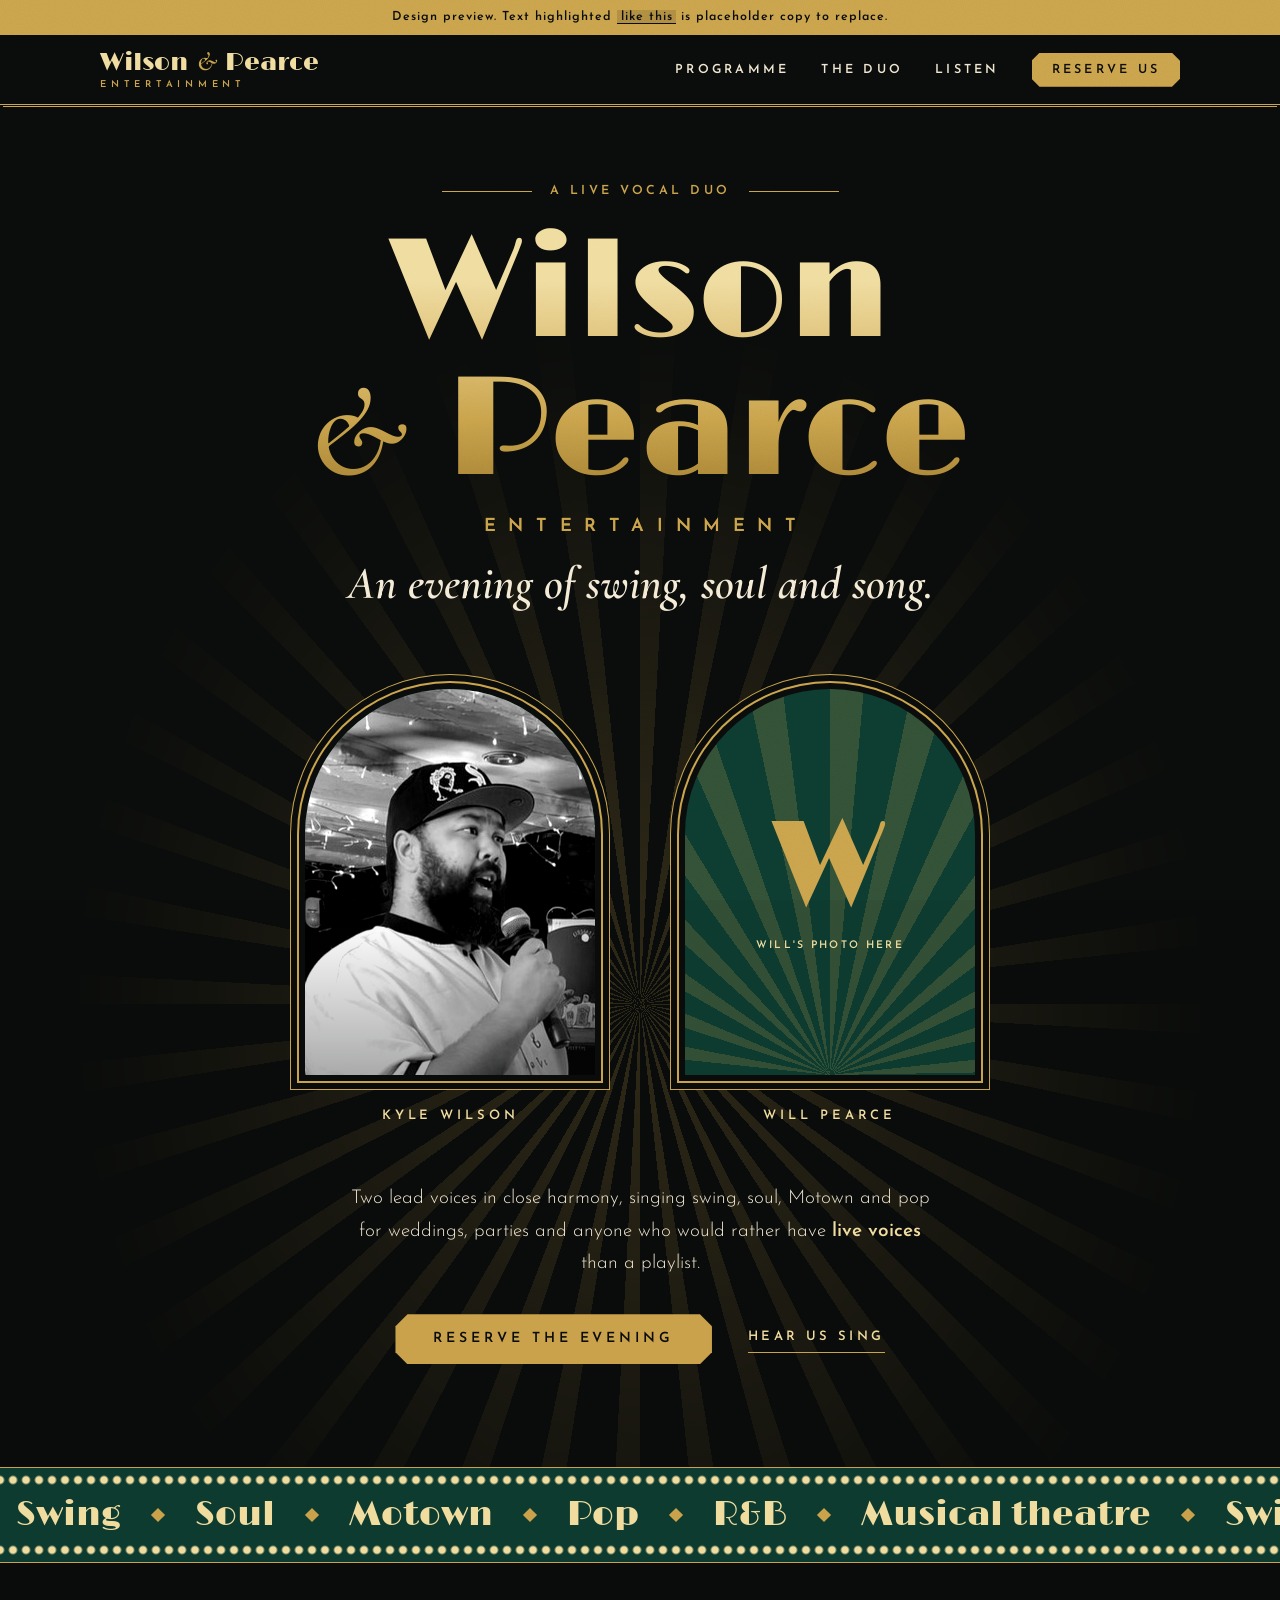
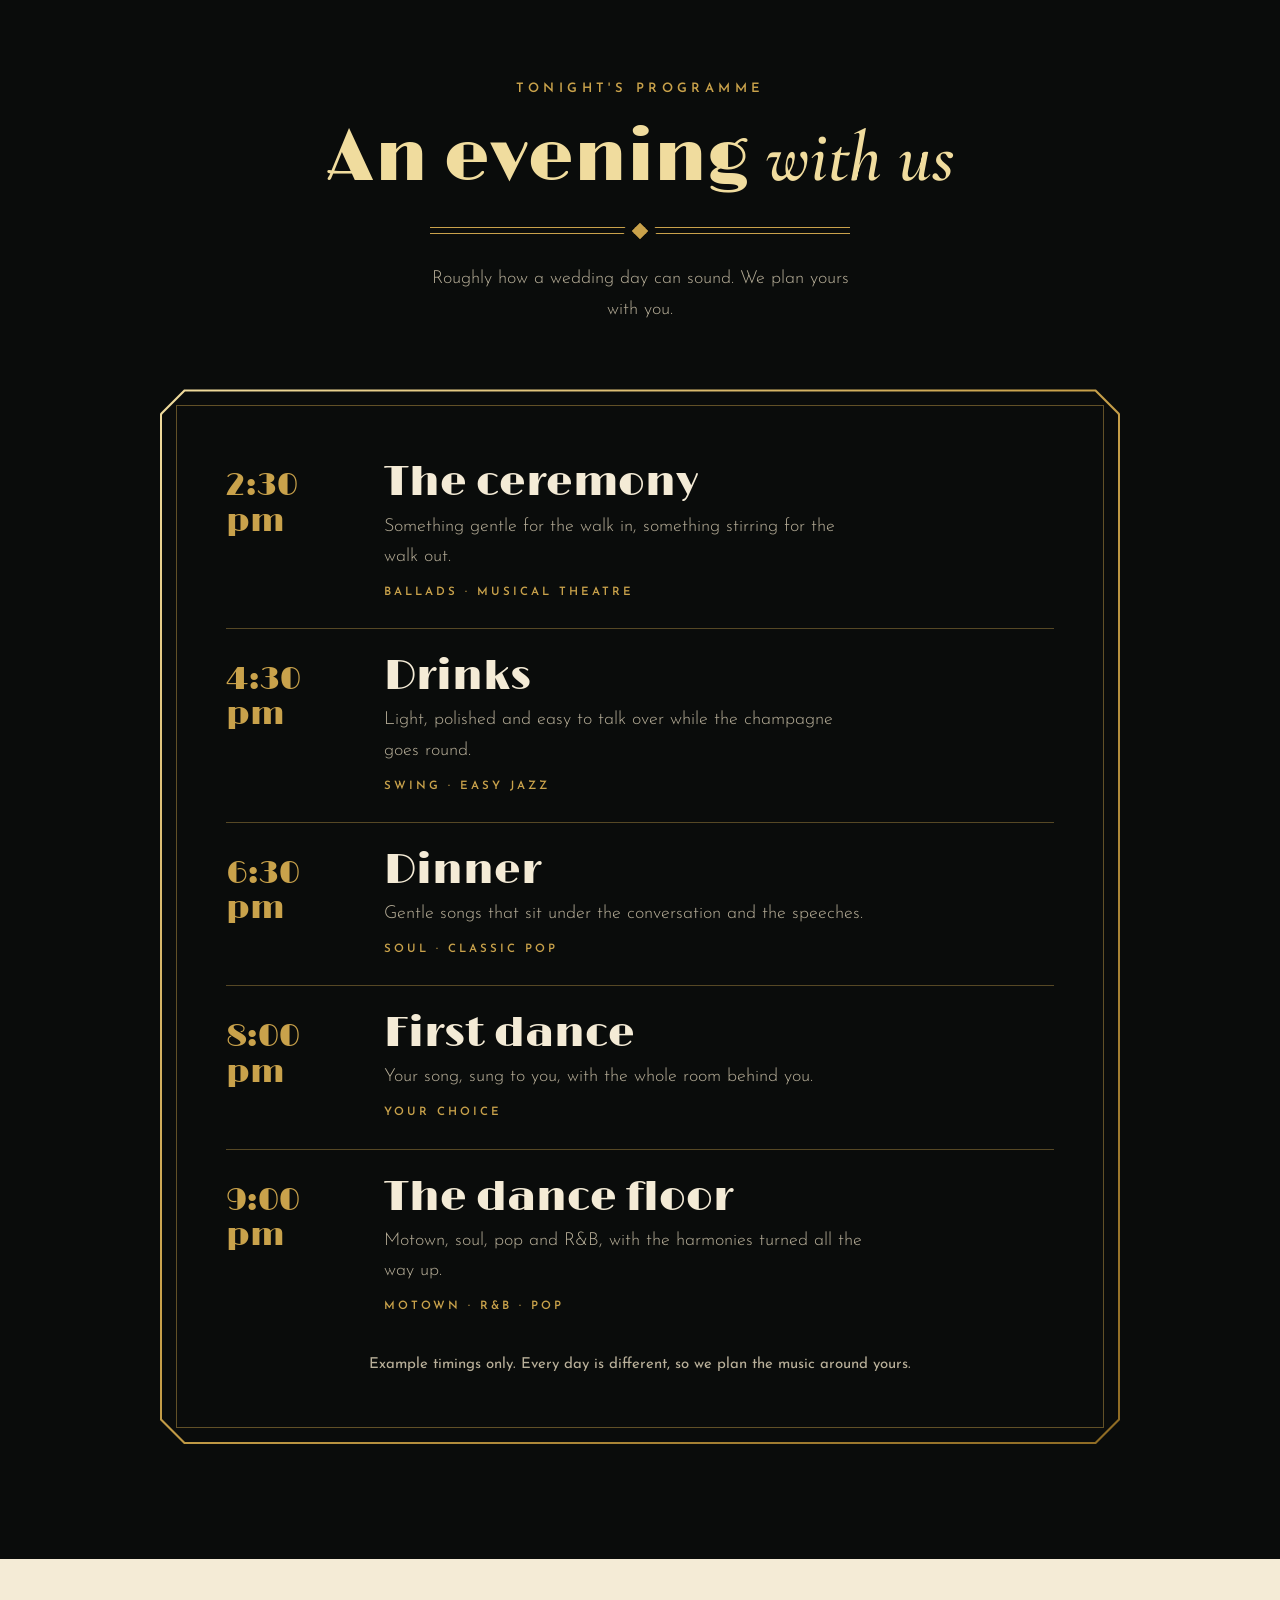
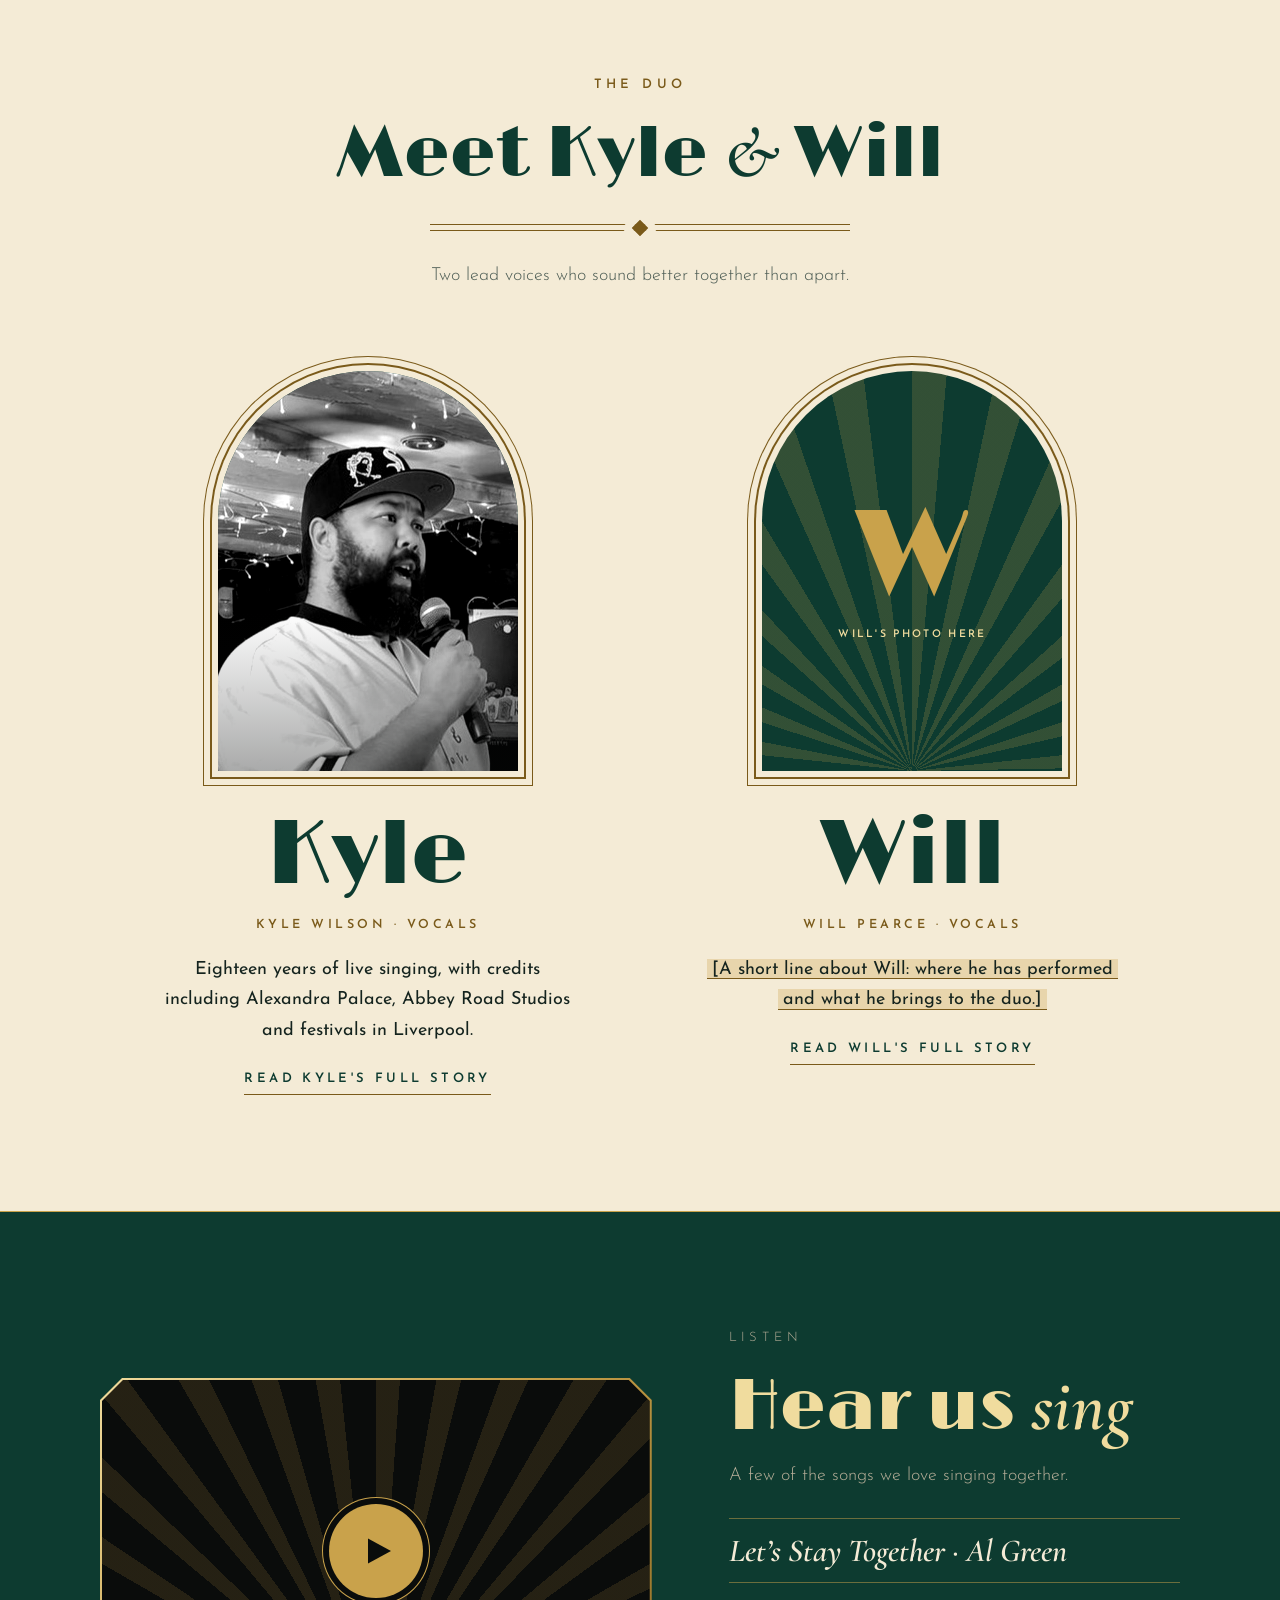
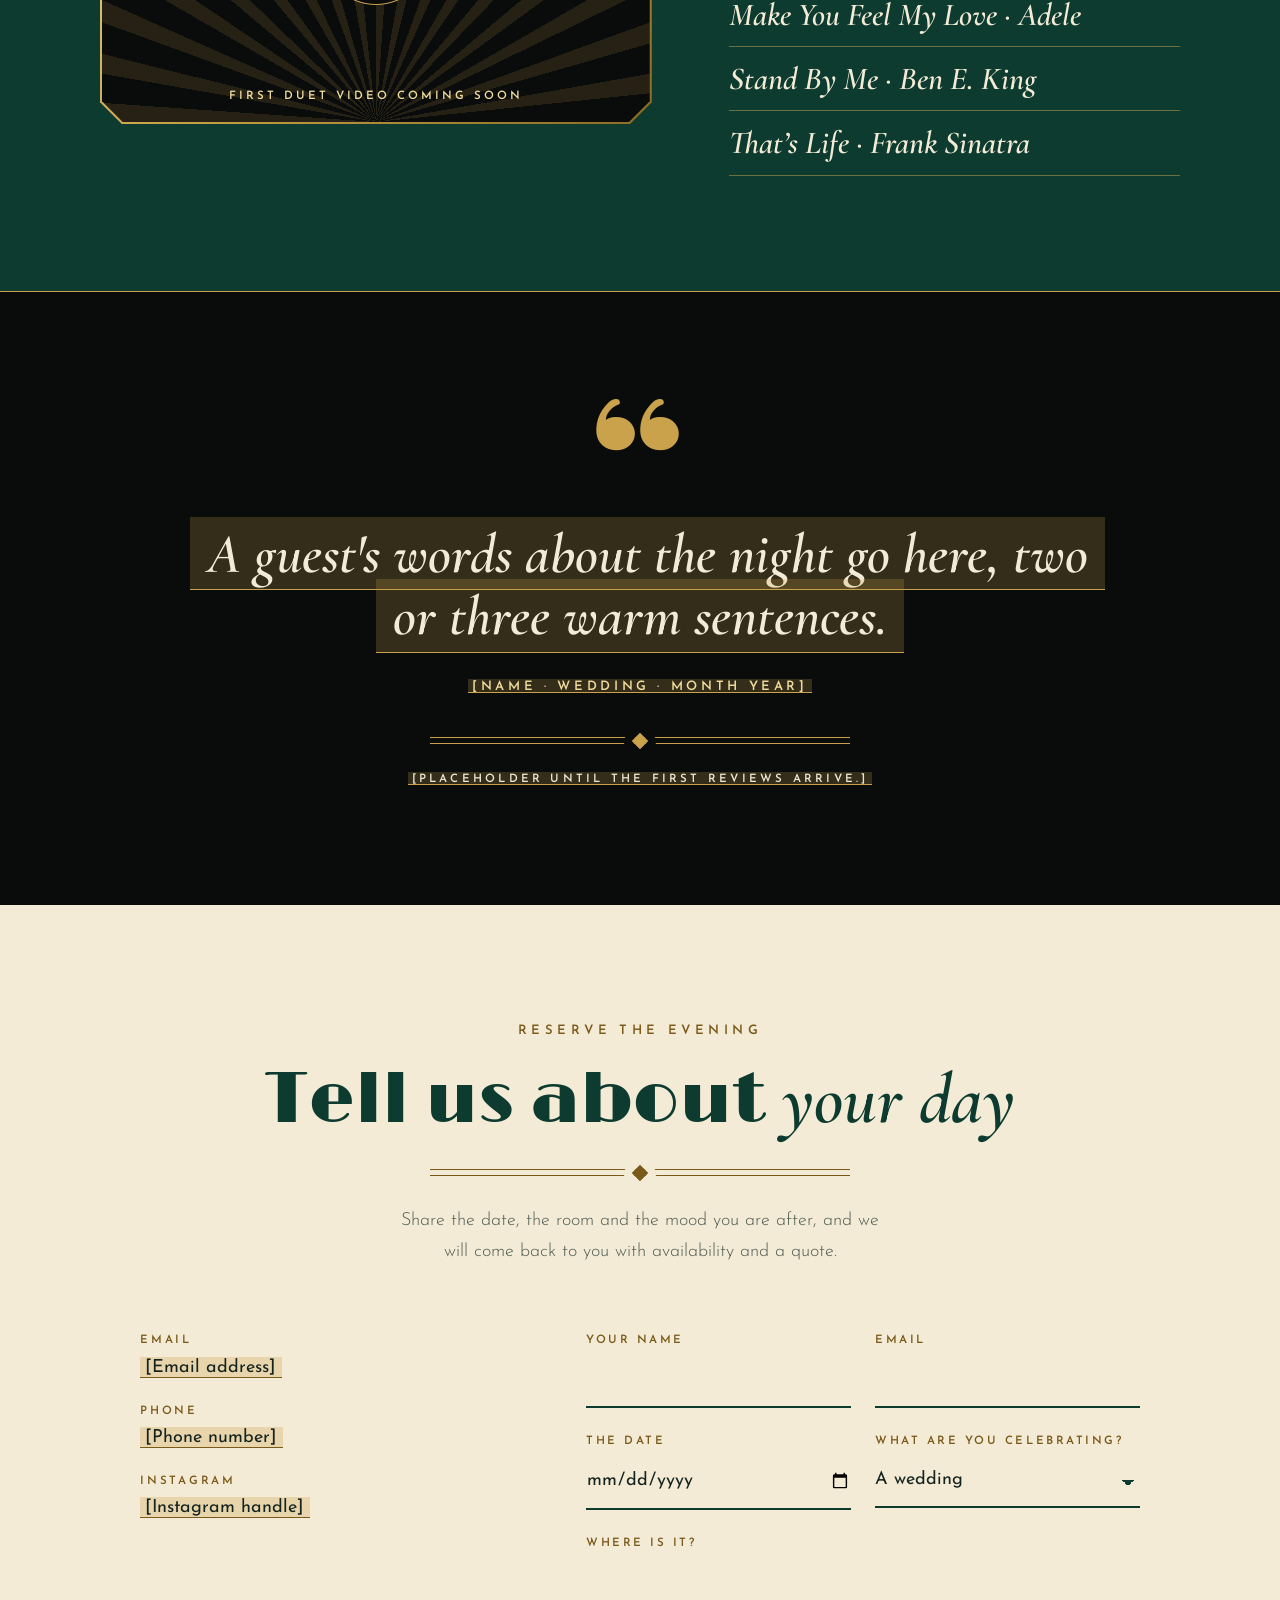
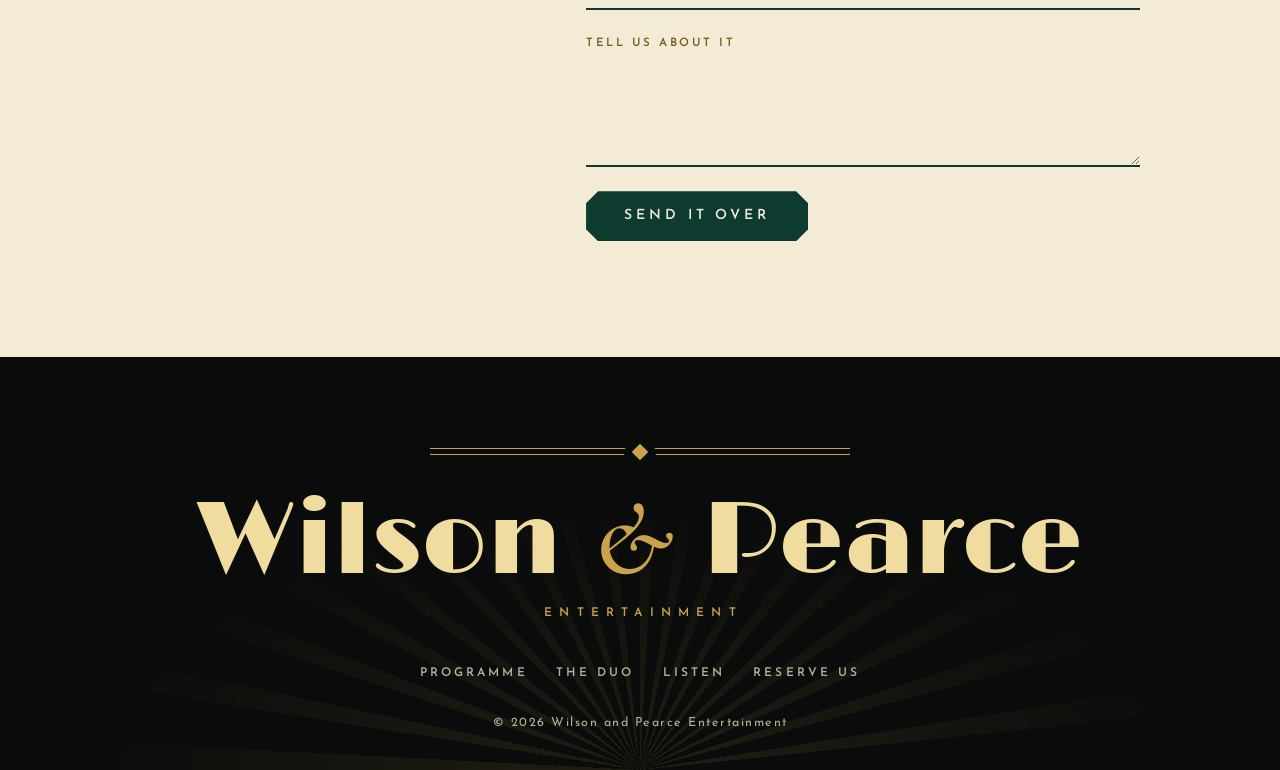
<file: index.html>
<!doctype html>
<html lang="en-GB">
<head>
<meta charset="utf-8">
<meta name="viewport" content="width=device-width, initial-scale=1">
<meta name="description" content="Wilson and Pearce Entertainment: a live vocal duo for weddings, parties and events. Swing, soul, Motown and pop in close harmony.">
<title>Wilson and Pearce Entertainment</title>
<link rel="canonical" href="https://wilsonandpearce.co.uk/">
<meta property="og:url" content="https://wilsonandpearce.co.uk/">
<meta property="og:site_name" content="Wilson and Pearce Entertainment">
<link rel="stylesheet" href="https://fonts.googleapis.com/css2?family=Limelight&family=Josefin+Sans:wght@300;400;600&family=Cormorant+Garamond:ital,wght@1,500;1,600&display=swap">
<link rel="stylesheet" href="style.css">
</head>
<body>
<p class="draft-note">Design preview. Text highlighted <span class="ph">like this</span> is placeholder copy to replace.</p>

<header class="site-header">
  <div class="wrap bar">
    <a class="brand" href="#top" aria-label="Wilson and Pearce Entertainment, back to top">
      <span class="brand-name">Wilson <em>&amp;</em> Pearce</span>
      <span class="brand-sub">Entertainment</span>
    </a>
    <nav aria-label="Main">
      <button class="menu-btn" type="button" aria-expanded="false" aria-controls="menu">Menu</button>
      <ul id="menu">
        <li><a href="#programme">Programme</a></li>
        <li><a href="#us">The duo</a></li>
        <li><a href="#listen">Listen</a></li>
        <li><a class="nav-cta" href="#hello">Reserve us</a></li>
      </ul>
    </nav>
  </div>
</header>

<main>
  <section class="hero" id="top">
    <div class="burst" aria-hidden="true"></div>
    <div class="wrap">
      <p class="eyebrow caps">A live vocal duo</p>
      <h1 aria-label="Wilson and Pearce Entertainment"><span>Wilson</span><span><em>&amp;</em> Pearce</span><span class="h1-sub">Entertainment</span></h1>
      <p class="tagline">An evening of swing, soul and song.</p>
      <div class="portraits">
        <figure class="portrait">
          <div class="arch photo"><img src="kyle.jpg" alt="Kyle Wilson singing into a microphone, in black and white"></div>
          <figcaption><a href="kyle.html">Kyle Wilson</a></figcaption>
        </figure>
        <figure class="portrait">
          <div class="arch soon" role="img" aria-label="Placeholder for a photo of Will Pearce"><b aria-hidden="true">W</b><small>Will's photo here</small></div>
          <figcaption><a href="will.html">Will Pearce</a></figcaption>
        </figure>
      </div>
      <p class="lede">Two lead voices in close harmony, singing swing, soul, Motown and pop for weddings, parties and anyone who would rather have <b>live voices</b> than a playlist.</p>
      <div class="actions">
        <a class="btn" href="#hello">Reserve the evening</a>
        <a class="link" href="#listen">Hear us sing</a>
      </div>
    </div>
  </section>

  <div class="marquee" aria-label="Genres: swing, soul, Motown, pop, R and B, musical theatre">
    <div class="bulbs" aria-hidden="true"></div>
    <div class="ticker">
      <div class="ticker-track" aria-hidden="true">
        <ul>
          <li>Swing</li><li class="dot"></li><li>Soul</li><li class="dot"></li><li>Motown</li><li class="dot"></li><li>Pop</li><li class="dot"></li><li>R&amp;B</li><li class="dot"></li><li>Musical theatre</li><li class="dot"></li>
        </ul>
        <ul>
          <li>Swing</li><li class="dot"></li><li>Soul</li><li class="dot"></li><li>Motown</li><li class="dot"></li><li>Pop</li><li class="dot"></li><li>R&amp;B</li><li class="dot"></li><li>Musical theatre</li><li class="dot"></li>
        </ul>
      </div>
    </div>
    <div class="bulbs" aria-hidden="true"></div>
  </div>

  <section class="section" id="programme">
    <div class="wrap">
      <div class="head">
        <p class="kicker">Tonight's programme</p>
        <h2>An evening <em>with us</em></h2>
        <div class="rule" style="margin-top:28px" aria-hidden="true"><i></i></div>
        <p class="sub">Roughly how a wedding day can sound. We plan yours with you.</p>
      </div>
      <div class="card">
        <div class="card-in">
          <ol class="prog">
            <li><time>2:30 pm</time><div><h3>The ceremony</h3><p>Something gentle for the walk in, something stirring for the walk out.</p><span class="tags">Ballads &middot; Musical theatre</span></div></li>
            <li><time>4:30 pm</time><div><h3>Drinks</h3><p>Light, polished and easy to talk over while the champagne goes round.</p><span class="tags">Swing &middot; Easy jazz</span></div></li>
            <li><time>6:30 pm</time><div><h3>Dinner</h3><p>Gentle songs that sit under the conversation and the speeches.</p><span class="tags">Soul &middot; Classic pop</span></div></li>
            <li><time>8:00 pm</time><div><h3>First dance</h3><p>Your song, sung to you, with the whole room behind you.</p><span class="tags">Your choice</span></div></li>
            <li><time>9:00 pm</time><div><h3>The dance floor</h3><p>Motown, soul, pop and R&amp;B, with the harmonies turned all the way up.</p><span class="tags">Motown &middot; R&amp;B &middot; Pop</span></div></li>
          </ol>
          <p class="note-row">Example timings only. Every day is different, so we plan the music around yours.</p>
        </div>
      </div>
    </div>
  </section>

  <section class="section paper" id="us">
    <div class="wrap">
      <div class="head">
        <p class="kicker">The duo</p>
        <h2>Meet Kyle <em>&amp;</em> Will</h2>
        <div class="rule" style="margin-top:28px" aria-hidden="true"><i></i></div>
        <p class="sub">Two lead voices who sound better together than apart.</p>
      </div>
      <div class="us-grid">
        <article class="who">
          <a class="arch-link" href="kyle.html" aria-label="Read Kyle Wilson's full story"><div class="arch photo"><img src="kyle.jpg" alt="Kyle Wilson singing into a microphone, in black and white"></div></a>
          <h3><a href="kyle.html">Kyle</a></h3>
          <p class="role">Kyle Wilson &middot; Vocals</p>
          <p class="bio">Eighteen years of live singing, with credits including Alexandra Palace, Abbey Road Studios and festivals in Liverpool.</p>
          <a class="link" href="kyle.html">Read Kyle's full story</a>
        </article>
        <article class="who">
          <a class="arch-link" href="will.html" aria-label="Read Will Pearce's full story"><div class="arch soon" role="img" aria-label="Placeholder for a photo of Will Pearce"><b aria-hidden="true">W</b><small>Will's photo here</small></div></a>
          <h3><a href="will.html">Will</a></h3>
          <p class="role">Will Pearce &middot; Vocals</p>
          <p class="bio"><span class="ph">[A short line about Will: where he has performed and what he brings to the duo.]</span></p>
          <a class="link" href="will.html">Read Will's full story</a>
        </article>
      </div>
    </div>
  </section>

  <section class="section listen" id="listen">
    <div class="wrap listen-grid">
      <div class="frame">
        <div class="video" role="img" aria-label="Placeholder for the first duet video">
          <div class="play" aria-hidden="true"><svg viewBox="0 0 28 28"><path d="M3 1.5 L26 14 L3 26.5 Z"/></svg></div>
          <p>First duet video coming soon</p>
        </div>
      </div>
      <div class="listen-copy">
        <p class="kicker">Listen</p>
        <h2>Hear us <em>sing</em></h2>
        <p>A few of the songs we love singing together.</p>
        <ul class="songs">
          <li>Let&rsquo;s Stay Together &middot; Al Green</li>
          <li>Make You Feel My Love &middot; Adele</li>
          <li>Stand By Me &middot; Ben E. King</li>
          <li>That&rsquo;s Life &middot; Frank Sinatra</li>
        </ul>
      </div>
    </div>
  </section>

  <section class="section words" id="words">
    <div class="wrap">
      <figure class="words-in">
        <div class="mark" aria-hidden="true">&ldquo;</div>
        <blockquote><span class="ph">A guest's words about the night go here, two or three warm sentences.</span></blockquote>
        <figcaption><span class="ph">[Name &middot; Wedding &middot; Month Year]</span></figcaption>
        <div class="rule" aria-hidden="true"><i></i></div>
        <p class="caps" style="margin-top:22px;font-size:11.5px"><span class="ph">[Placeholder until the first reviews arrive.]</span></p>
      </figure>
    </div>
  </section>

  <section class="section paper" id="hello">
    <div class="wrap">
      <div class="head">
        <p class="kicker">Reserve the evening</p>
        <h2>Tell us about <em>your day</em></h2>
        <div class="rule" style="margin-top:28px" aria-hidden="true"><i></i></div>
        <p class="sub">Share the date, the room and the mood you are after, and we will come back to you with availability and a quote.</p>
      </div>
      <div class="hello-grid">
        <dl class="contact">
          <div><dt>Email</dt><dd><span class="ph">[Email address]</span></dd></div>
          <div><dt>Phone</dt><dd><span class="ph">[Phone number]</span></dd></div>
          <div><dt>Instagram</dt><dd><span class="ph">[Instagram handle]</span></dd></div>
        </dl>
        <form id="enquiry" novalidate>
          <div class="row2">
            <div class="field"><label for="f-name">Your name</label><input id="f-name" name="name" type="text" autocomplete="name" required></div>
            <div class="field"><label for="f-email">Email</label><input id="f-email" name="email" type="email" autocomplete="email" required></div>
          </div>
          <div class="row2">
            <div class="field"><label for="f-date">The date</label><input id="f-date" name="date" type="date"></div>
            <div class="field">
              <label for="f-type">What are you celebrating?</label>
              <select id="f-type" name="type">
                <option>A wedding</option><option>An engagement</option><option>A party</option><option>A work evening</option><option>A festival or venue</option><option>Something else</option>
              </select>
            </div>
          </div>
          <div class="field"><label for="f-place">Where is it?</label><input id="f-place" name="place" type="text"></div>
          <div class="field"><label for="f-msg">Tell us about it</label><textarea id="f-msg" name="message"></textarea></div>
          <div class="form-foot">
            <button class="btn" type="submit">Send it over</button>
            <p id="form-status" role="status" aria-live="polite"></p>
          </div>
        </form>
      </div>
    </div>
  </section>
</main>

<footer>
  <div class="wrap">
    <div class="rule" aria-hidden="true"><i></i></div>
    <p class="big-name">Wilson <em>&amp;</em> Pearce</p>
    <p class="foot-sub">Entertainment</p>
    <nav class="footer-links" aria-label="Footer">
      <a href="#programme">Programme</a><a href="#us">The duo</a><a href="#listen">Listen</a><a href="#hello">Reserve us</a>
    </nav>
    <p class="legal">&copy; 2026 Wilson and Pearce Entertainment</p>
  </div>
</footer>

<script>
  (function () {
    var btn = document.querySelector('.menu-btn');
    var menu = document.getElementById('menu');
    btn.addEventListener('click', function () {
      var open = menu.classList.toggle('open');
      btn.setAttribute('aria-expanded', open ? 'true' : 'false');
    });
    menu.addEventListener('click', function (e) {
      if (e.target.closest('a')) { menu.classList.remove('open'); btn.setAttribute('aria-expanded', 'false'); }
    });
    var form = document.getElementById('enquiry');
    var status = document.getElementById('form-status');
    form.addEventListener('submit', function (e) {
      e.preventDefault();
      if (!form.checkValidity()) { form.reportValidity(); return; }
      status.textContent = 'This is a design preview, so nothing was sent. Once the site is live, enquiries will go to Kyle and Will.';
    });
  })();
</script>
</body>
</html>
</file>
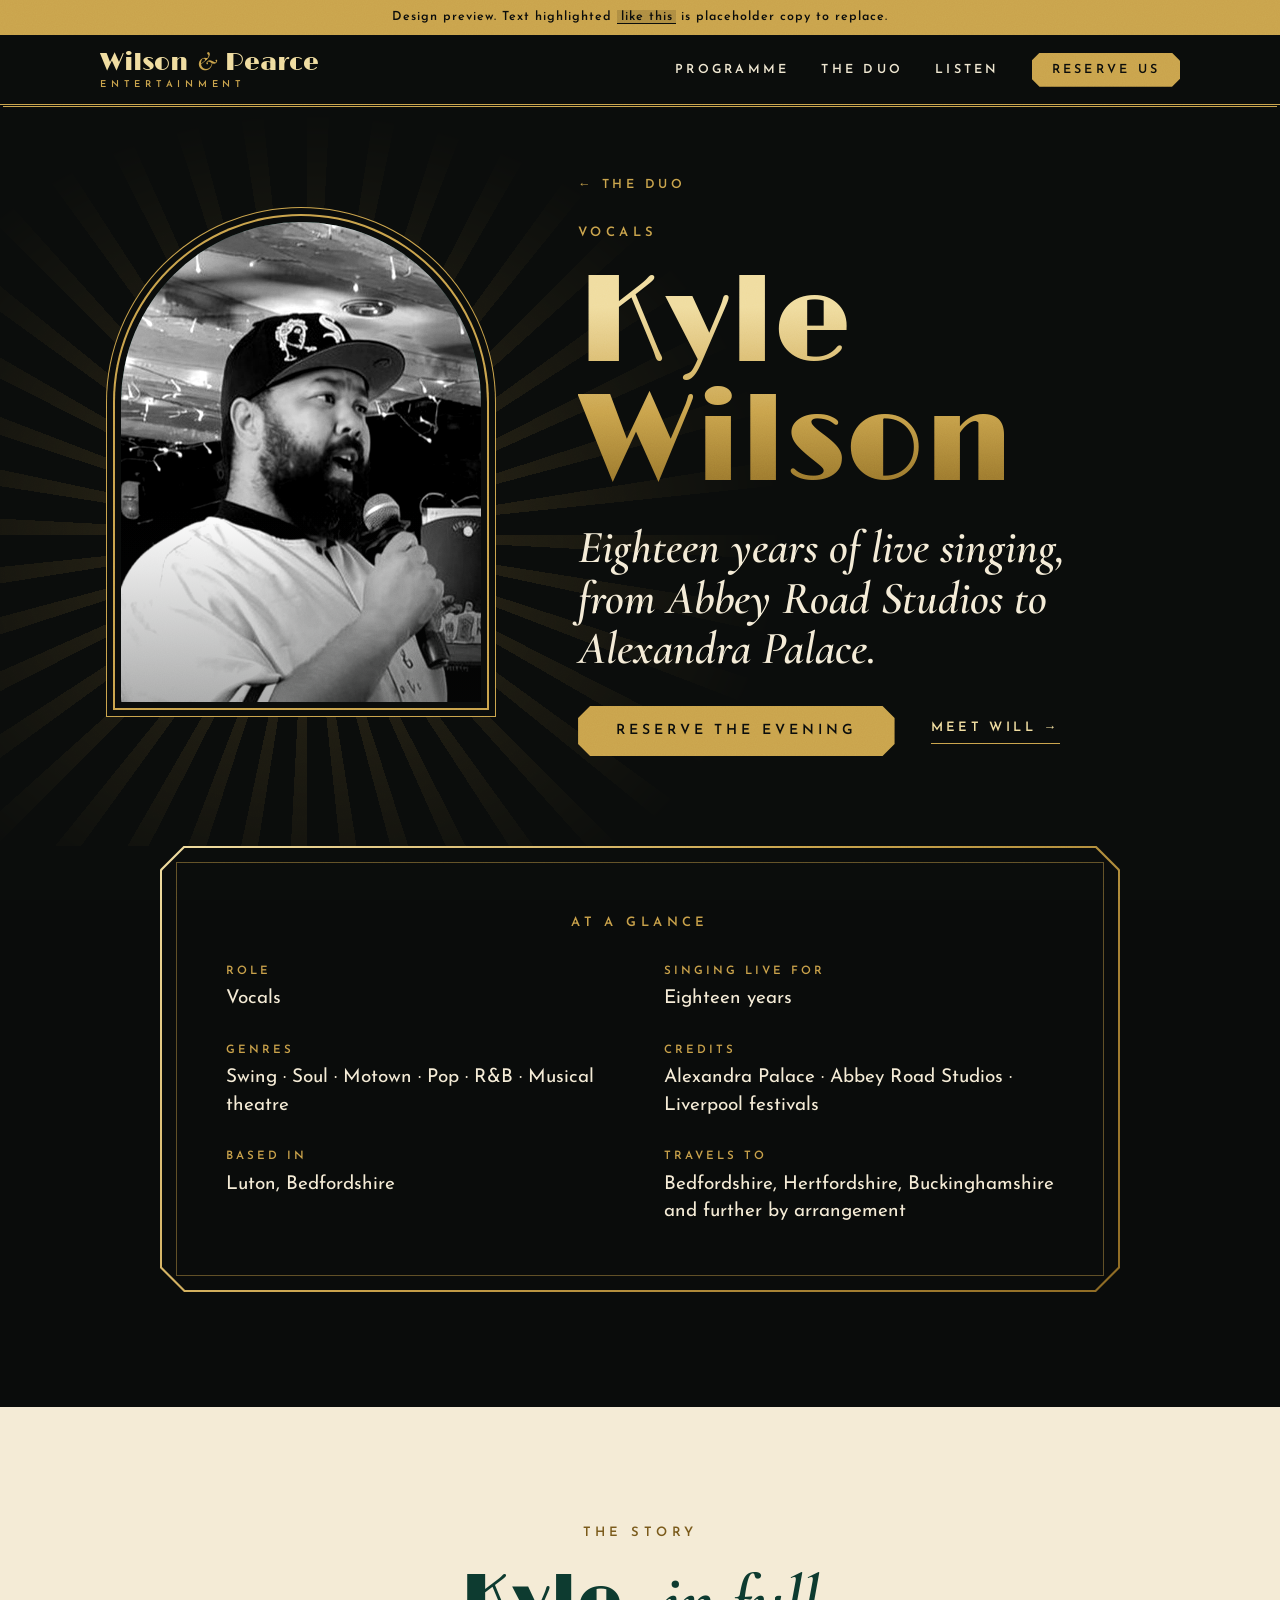
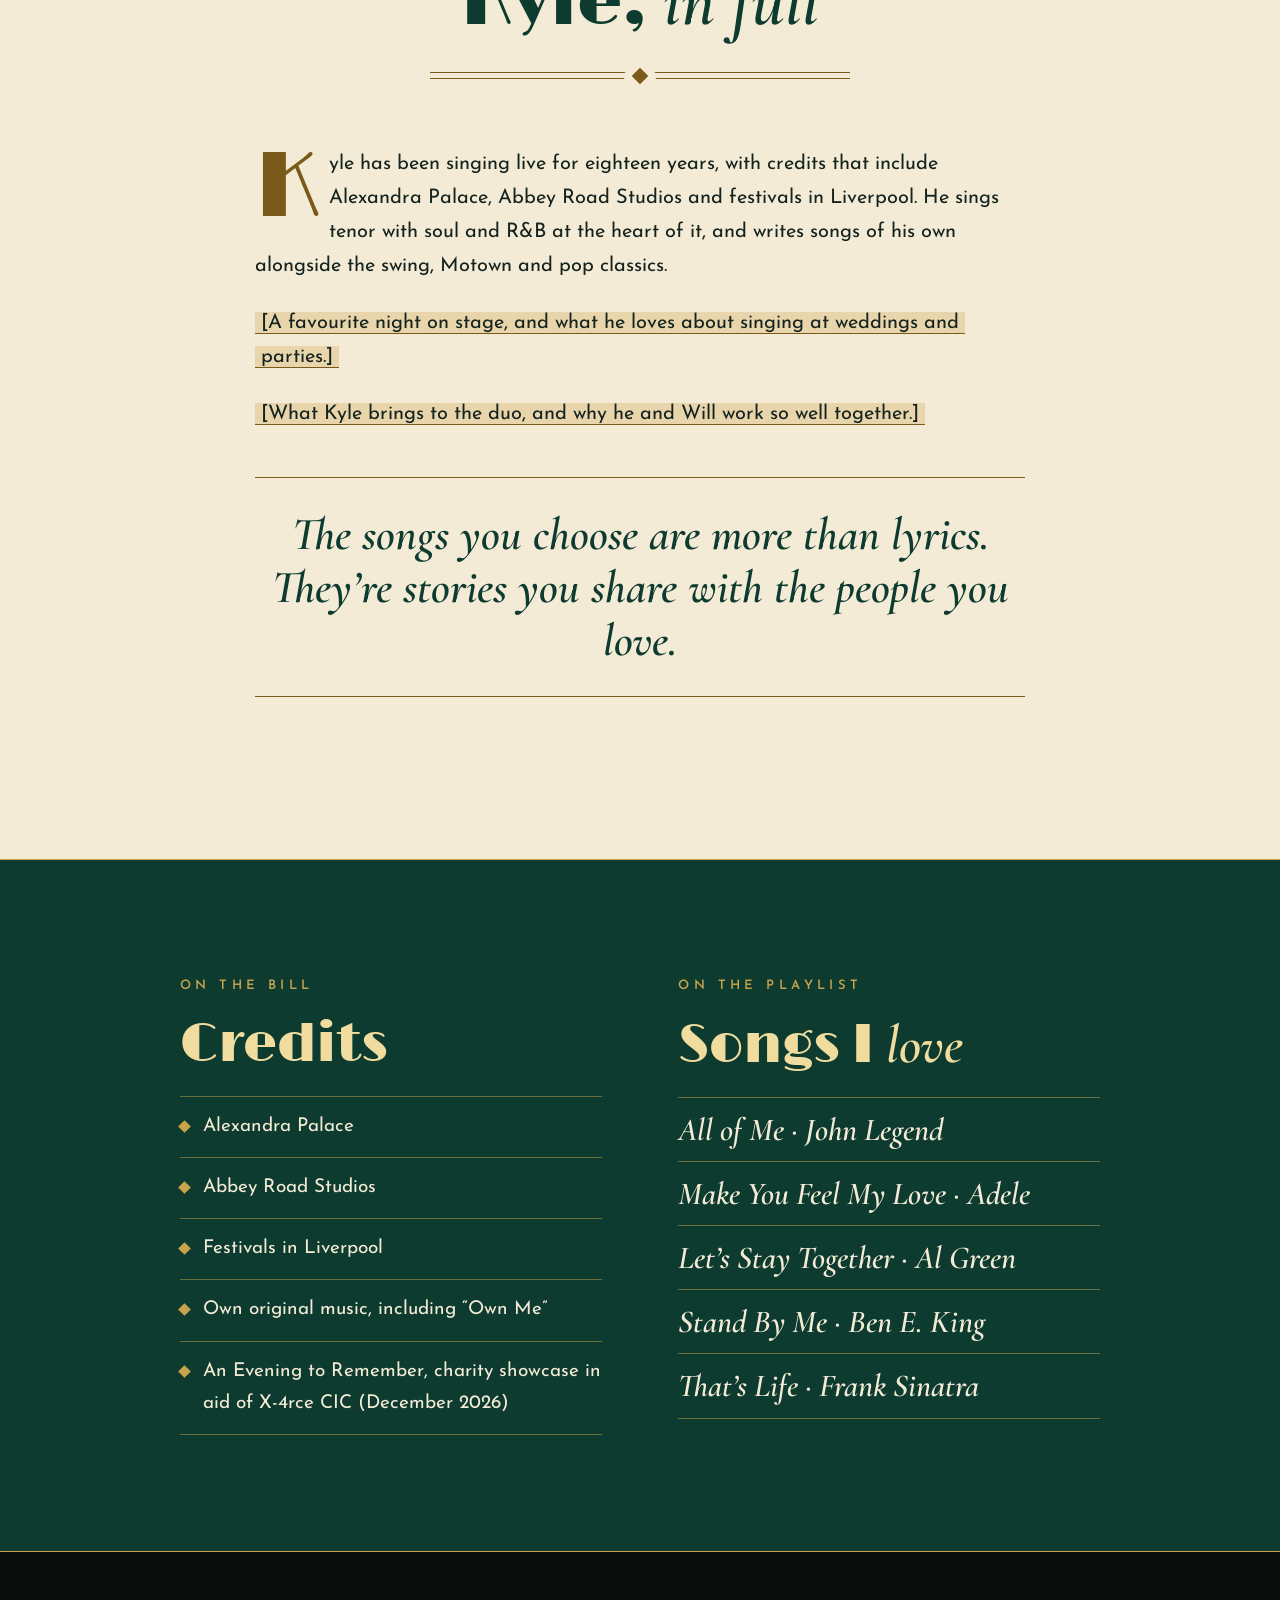
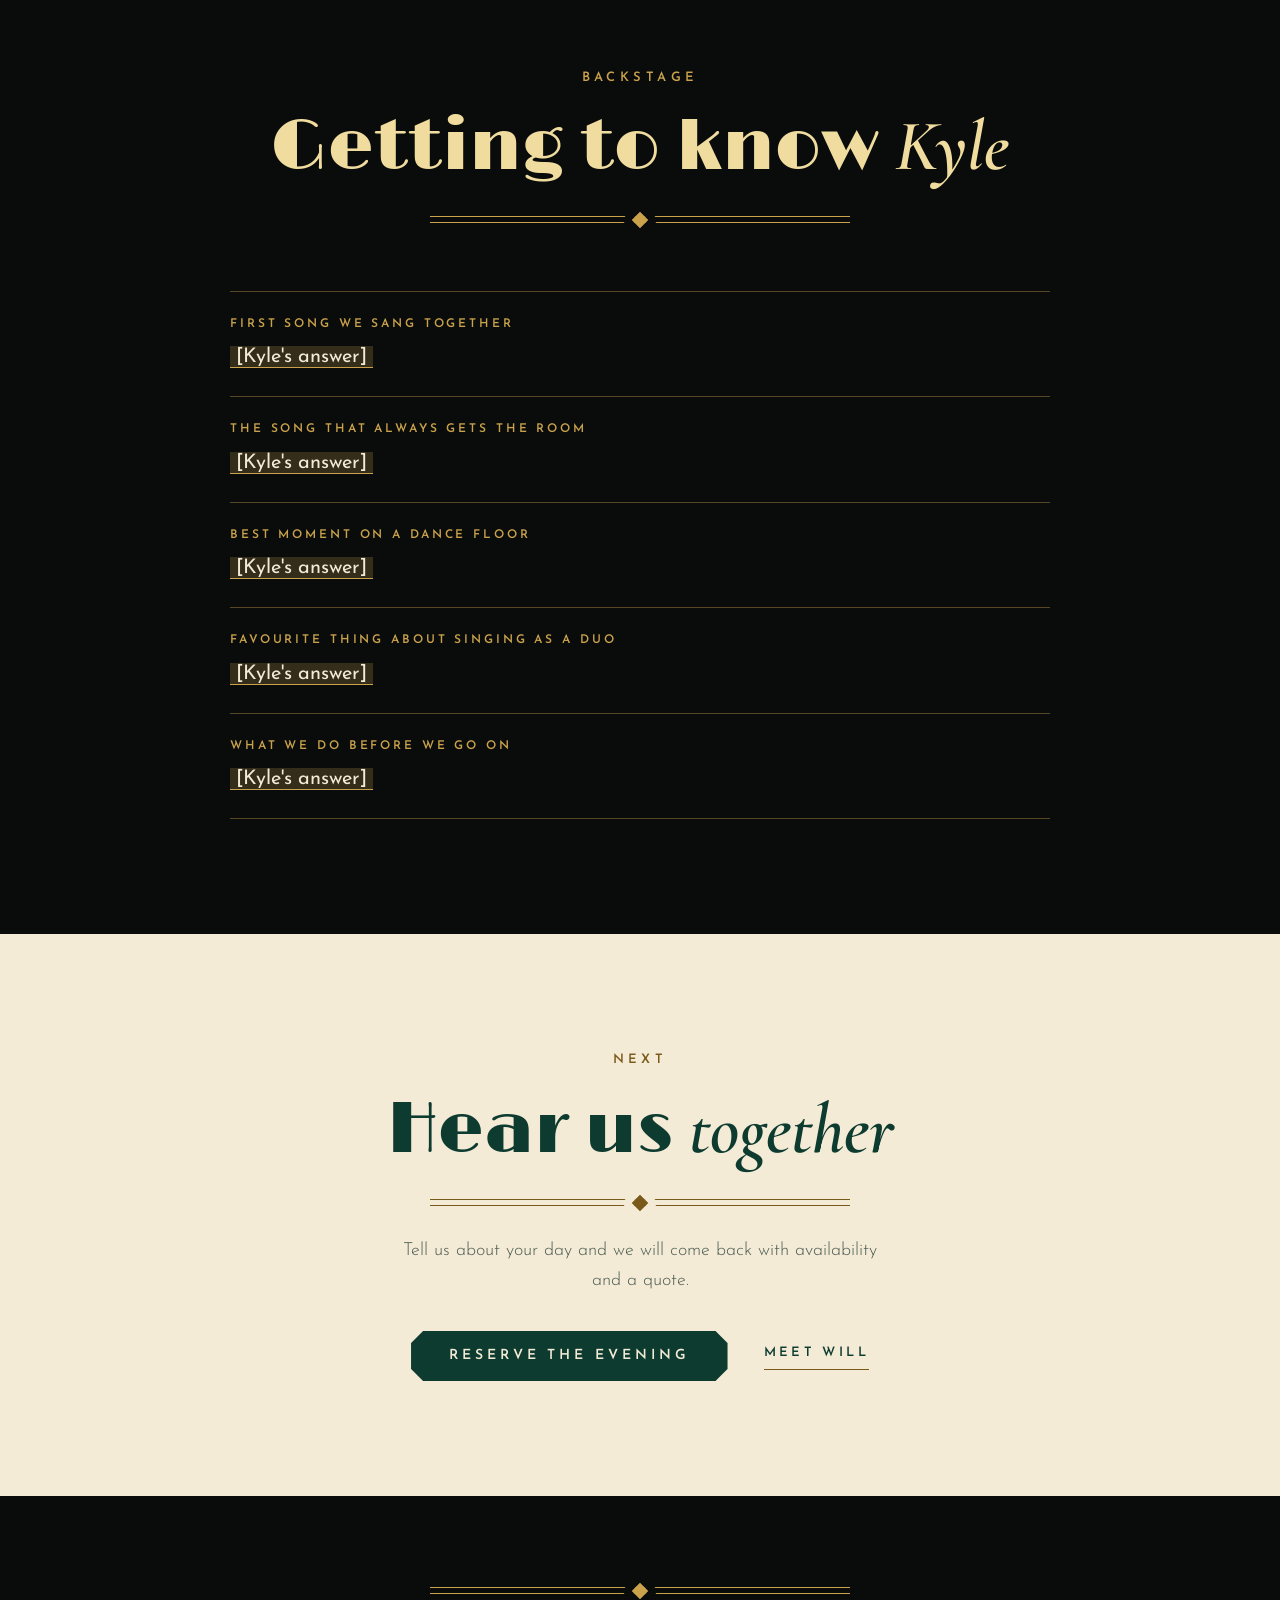
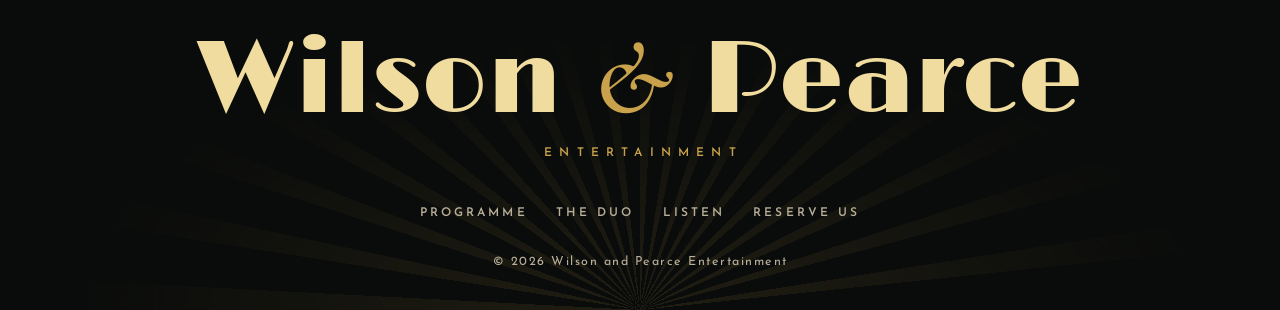
<file: kyle.html>
<!doctype html>
<html lang="en-GB">
<head>
<meta charset="utf-8">
<meta name="viewport" content="width=device-width, initial-scale=1">
<meta name="description" content="Wilson and Pearce Entertainment: a live vocal duo for weddings, parties and events. Swing, soul, Motown and pop in close harmony.">
<title>Kyle Wilson | Wilson and Pearce Entertainment</title>
<link rel="canonical" href="https://wilsonandpearce.co.uk/kyle.html">
<meta property="og:url" content="https://wilsonandpearce.co.uk/kyle.html">
<meta property="og:site_name" content="Wilson and Pearce Entertainment">
<link rel="stylesheet" href="https://fonts.googleapis.com/css2?family=Limelight&family=Josefin+Sans:wght@300;400;600&family=Cormorant+Garamond:ital,wght@1,500;1,600&display=swap">
<link rel="stylesheet" href="style.css">
</head>
<body>
<p class="draft-note">Design preview. Text highlighted <span class="ph">like this</span> is placeholder copy to replace.</p>

<header class="site-header">
  <div class="wrap bar">
    <a class="brand" href="./" aria-label="Wilson and Pearce Entertainment, back to top">
      <span class="brand-name">Wilson <em>&amp;</em> Pearce</span>
      <span class="brand-sub">Entertainment</span>
    </a>
    <nav aria-label="Main">
      <button class="menu-btn" type="button" aria-expanded="false" aria-controls="menu">Menu</button>
      <ul id="menu">
        <li><a href="./#programme">Programme</a></li>
        <li><a href="./#us">The duo</a></li>
        <li><a href="./#listen">Listen</a></li>
        <li><a class="nav-cta" href="./#hello">Reserve us</a></li>
      </ul>
    </nav>
  </div>
</header>

<main>
  <section class="bio-hero">
    <div class="burst" aria-hidden="true"></div>
    <div class="wrap bio-hero-grid">
      <div class="bio-photo"><div class="arch photo"><img src="kyle.jpg" alt="Kyle Wilson singing into a microphone, in black and white"></div></div>
      <div class="bio-intro">
        <a class="crumb caps" href="./#us">&larr; The duo</a>
        <p class="kicker">Vocals</p>
        <h1 aria-label="Kyle Wilson"><span>Kyle</span><span>Wilson</span></h1>
        <p class="tagline">Eighteen years of live singing, from Abbey Road Studios to Alexandra Palace.</p>
        <div class="actions left">
          <a class="btn" href="./#hello">Reserve the evening</a>
          <a class="link" href="will.html">Meet Will &rarr;</a>
        </div>
      </div>
    </div>
  </section>

  <section class="section glance" style="padding-top:0">
    <div class="wrap">
      <div class="card"><div class="card-in">
        <p class="kicker center" style="margin-bottom:28px;position:relative">At a glance</p>
        <dl class="facts"><div><dt>Role</dt><dd>Vocals</dd></div><div><dt>Singing live for</dt><dd>Eighteen years</dd></div><div><dt>Genres</dt><dd>Swing &middot; Soul &middot; Motown &middot; Pop &middot; R&amp;B &middot; Musical theatre</dd></div><div><dt>Credits</dt><dd>Alexandra Palace &middot; Abbey Road Studios &middot; Liverpool festivals</dd></div><div><dt>Based in</dt><dd>Luton, Bedfordshire</dd></div><div><dt>Travels to</dt><dd>Bedfordshire, Hertfordshire, Buckinghamshire and further by arrangement</dd></div></dl>
      </div></div>
    </div>
  </section>

  <section class="section paper story">
    <div class="wrap">
      <div class="head">
        <p class="kicker">The story</p>
        <h2>Kyle, <em>in full</em></h2>
        <div class="rule" style="margin-top:28px" aria-hidden="true"><i></i></div>
      </div>
      <div class="story-in drop">
        <p>Kyle has been singing live for eighteen years, with credits that include Alexandra Palace, Abbey Road Studios and festivals in Liverpool. He sings tenor with soul and R&amp;B at the heart of it, and writes songs of his own alongside the swing, Motown and pop classics.</p><p><span class="ph">[A favourite night on stage, and what he loves about singing at weddings and parties.]</span></p><p><span class="ph">[What Kyle brings to the duo, and why he and Will work so well together.]</span></p>
        <blockquote class="pullquote" style="margin-inline:0">The songs you choose are more than lyrics. They&rsquo;re stories you share with the people you love.</blockquote>
      </div>
    </div>
  </section>

  <section class="section listen">
    <div class="wrap two-col">
      <div>
        <p class="kicker">On the bill</p>
        <h2>Credits</h2>
        <ul class="credits"><li>Alexandra Palace</li><li>Abbey Road Studios</li><li>Festivals in Liverpool</li><li>Own original music, including &ldquo;Own Me&rdquo;</li><li>An Evening to Remember, charity showcase in aid of X-4rce CIC (December 2026)</li></ul>
      </div>
      <div>
        <p class="kicker">On the playlist</p>
        <h2>Songs I <em>love</em></h2>
        <ul class="songs" style="margin-top:0"><li>All of Me &middot; John Legend</li><li>Make You Feel My Love &middot; Adele</li><li>Let&rsquo;s Stay Together &middot; Al Green</li><li>Stand By Me &middot; Ben E. King</li><li>That&rsquo;s Life &middot; Frank Sinatra</li></ul>
      </div>
    </div>
  </section>

  <section class="section">
    <div class="wrap">
      <div class="head">
        <p class="kicker">Backstage</p>
        <h2>Getting to know <em>Kyle</em></h2>
        <div class="rule" style="margin-top:28px" aria-hidden="true"><i></i></div>
      </div>
      <dl class="qa-list"><div><dt>First song we sang together</dt><dd><span class="ph">[Kyle's answer]</span></dd></div><div><dt>The song that always gets the room</dt><dd><span class="ph">[Kyle's answer]</span></dd></div><div><dt>Best moment on a dance floor</dt><dd><span class="ph">[Kyle's answer]</span></dd></div><div><dt>Favourite thing about singing as a duo</dt><dd><span class="ph">[Kyle's answer]</span></dd></div><div><dt>What we do before we go on</dt><dd><span class="ph">[Kyle's answer]</span></dd></div></dl>
    </div>
  </section>

  <section class="section paper next">
    <div class="wrap">
      <div class="head center">
        <p class="kicker">Next</p>
        <h2>Hear us <em>together</em></h2>
        <div class="rule" style="margin-top:28px" aria-hidden="true"><i></i></div>
        <p class="sub">Tell us about your day and we will come back with availability and a quote.</p>
        <div class="actions">
          <a class="btn" href="./#hello">Reserve the evening</a>
          <a class="link" href="will.html">Meet Will</a>
        </div>
      </div>
    </div>
  </section>
</main>

<footer>
  <div class="wrap">
    <div class="rule" aria-hidden="true"><i></i></div>
    <p class="big-name">Wilson <em>&amp;</em> Pearce</p>
    <p class="foot-sub">Entertainment</p>
    <nav class="footer-links" aria-label="Footer">
      <a href="./#programme">Programme</a><a href="./#us">The duo</a><a href="./#listen">Listen</a><a href="./#hello">Reserve us</a>
    </nav>
    <p class="legal">&copy; 2026 Wilson and Pearce Entertainment</p>
  </div>
</footer>

<script>
  (function () {
    var btn = document.querySelector('.menu-btn');
    var menu = document.getElementById('menu');
    btn.addEventListener('click', function () {
      var open = menu.classList.toggle('open');
      btn.setAttribute('aria-expanded', open ? 'true' : 'false');
    });
    menu.addEventListener('click', function (e) {
      if (e.target.closest('a')) { menu.classList.remove('open'); btn.setAttribute('aria-expanded', 'false'); }
    });
    })();</script>
</body>
</html>
</file>
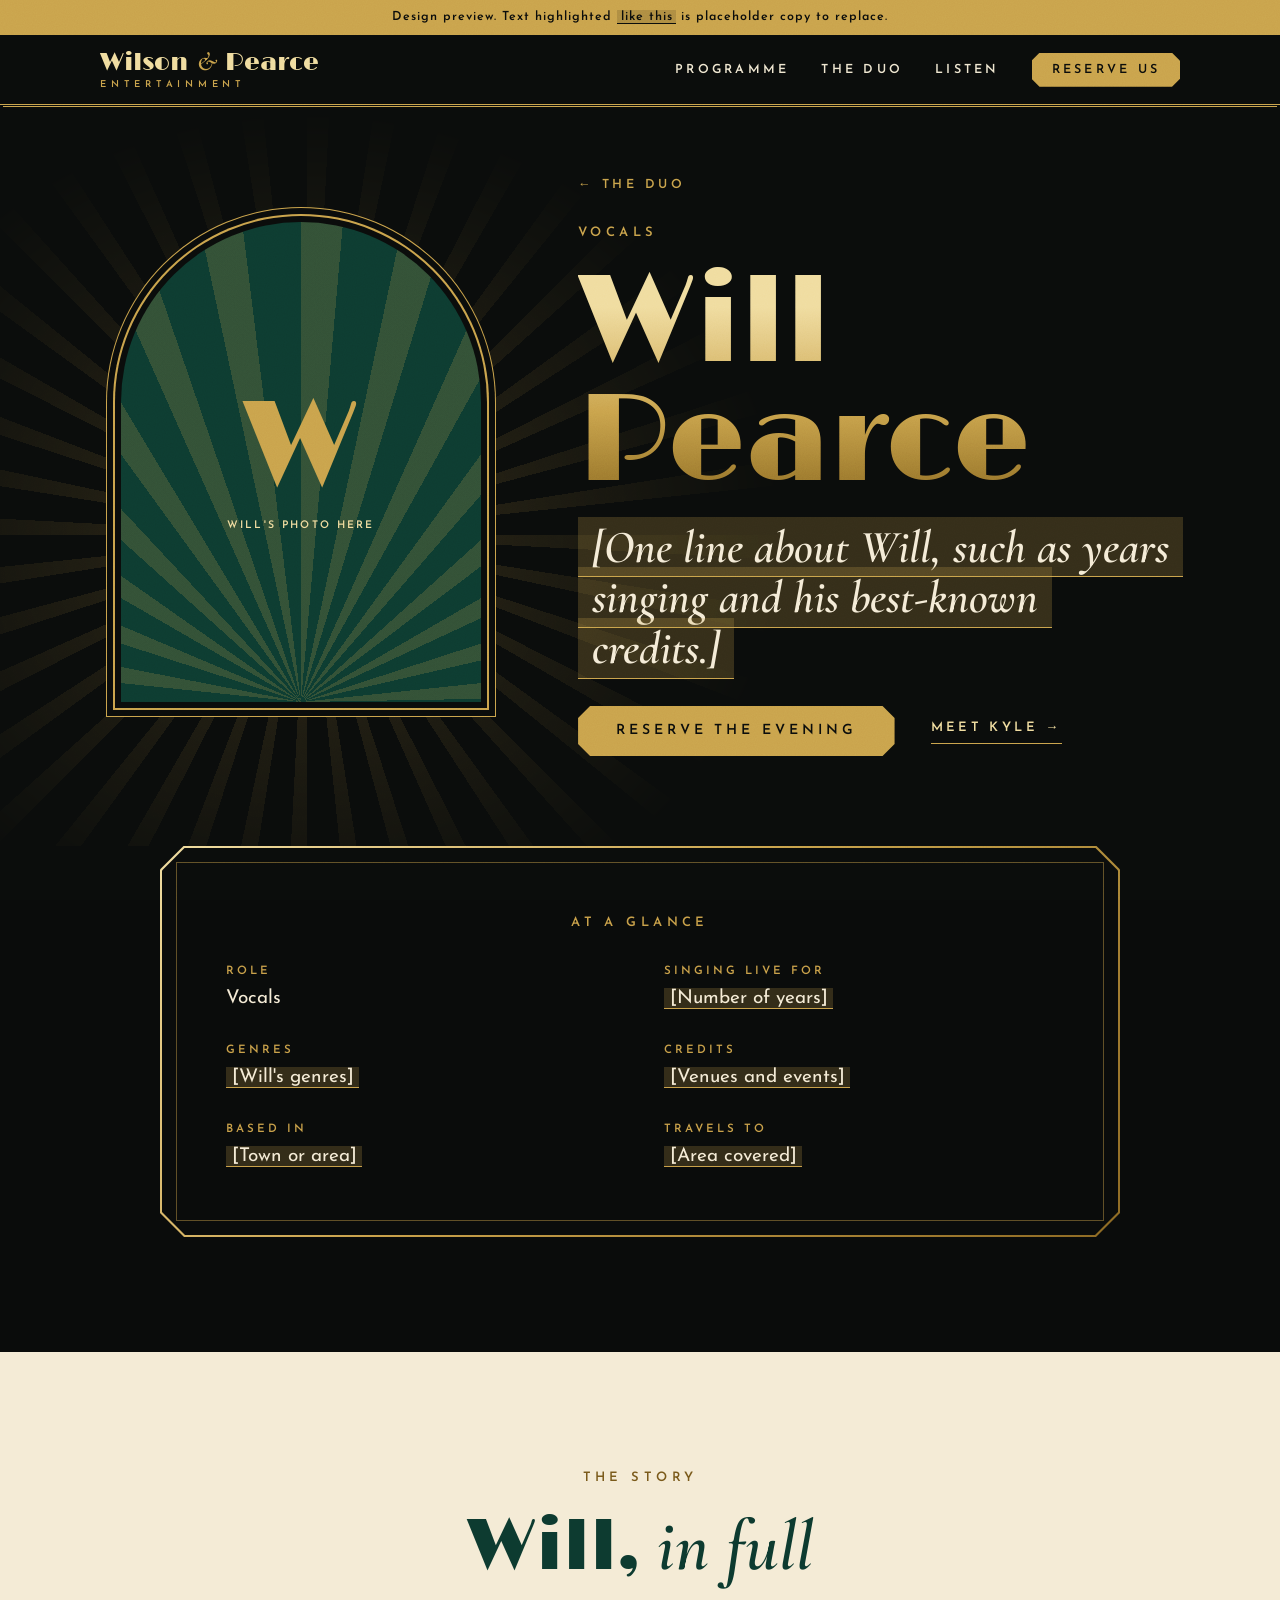
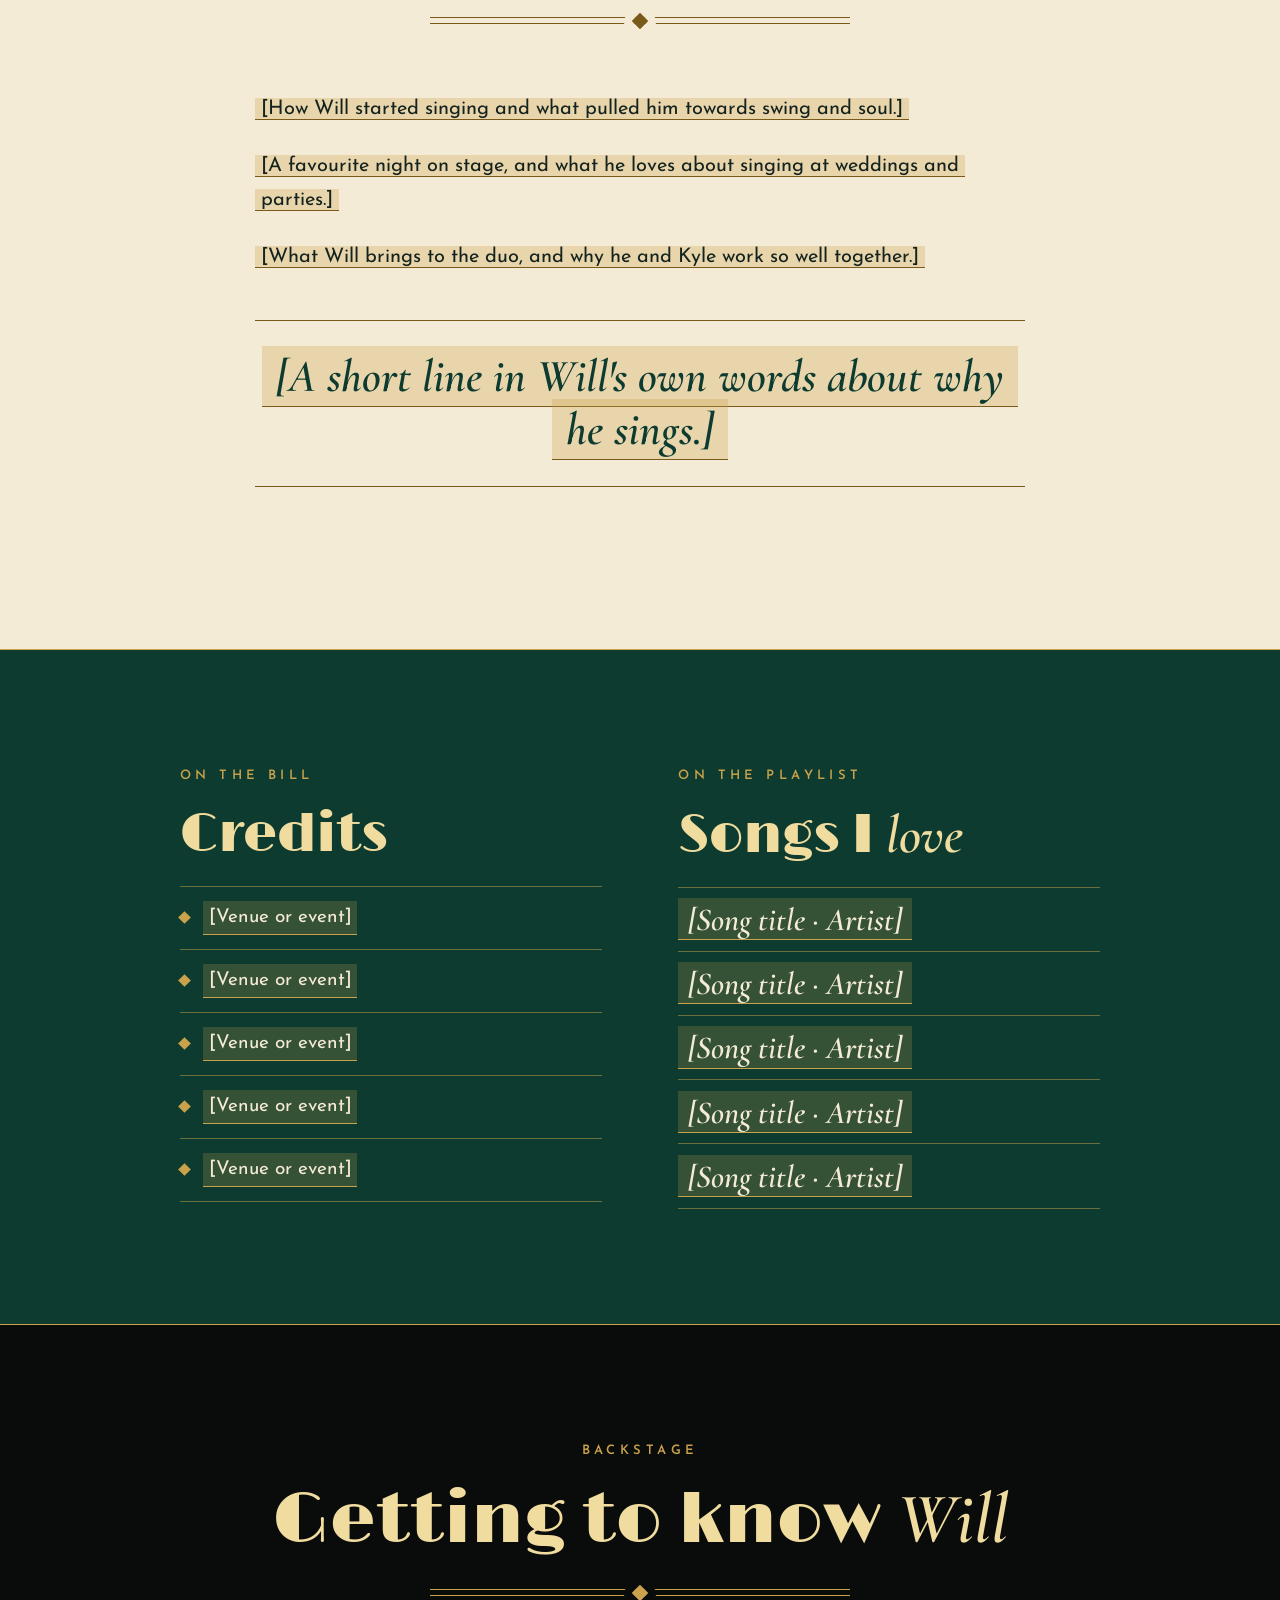
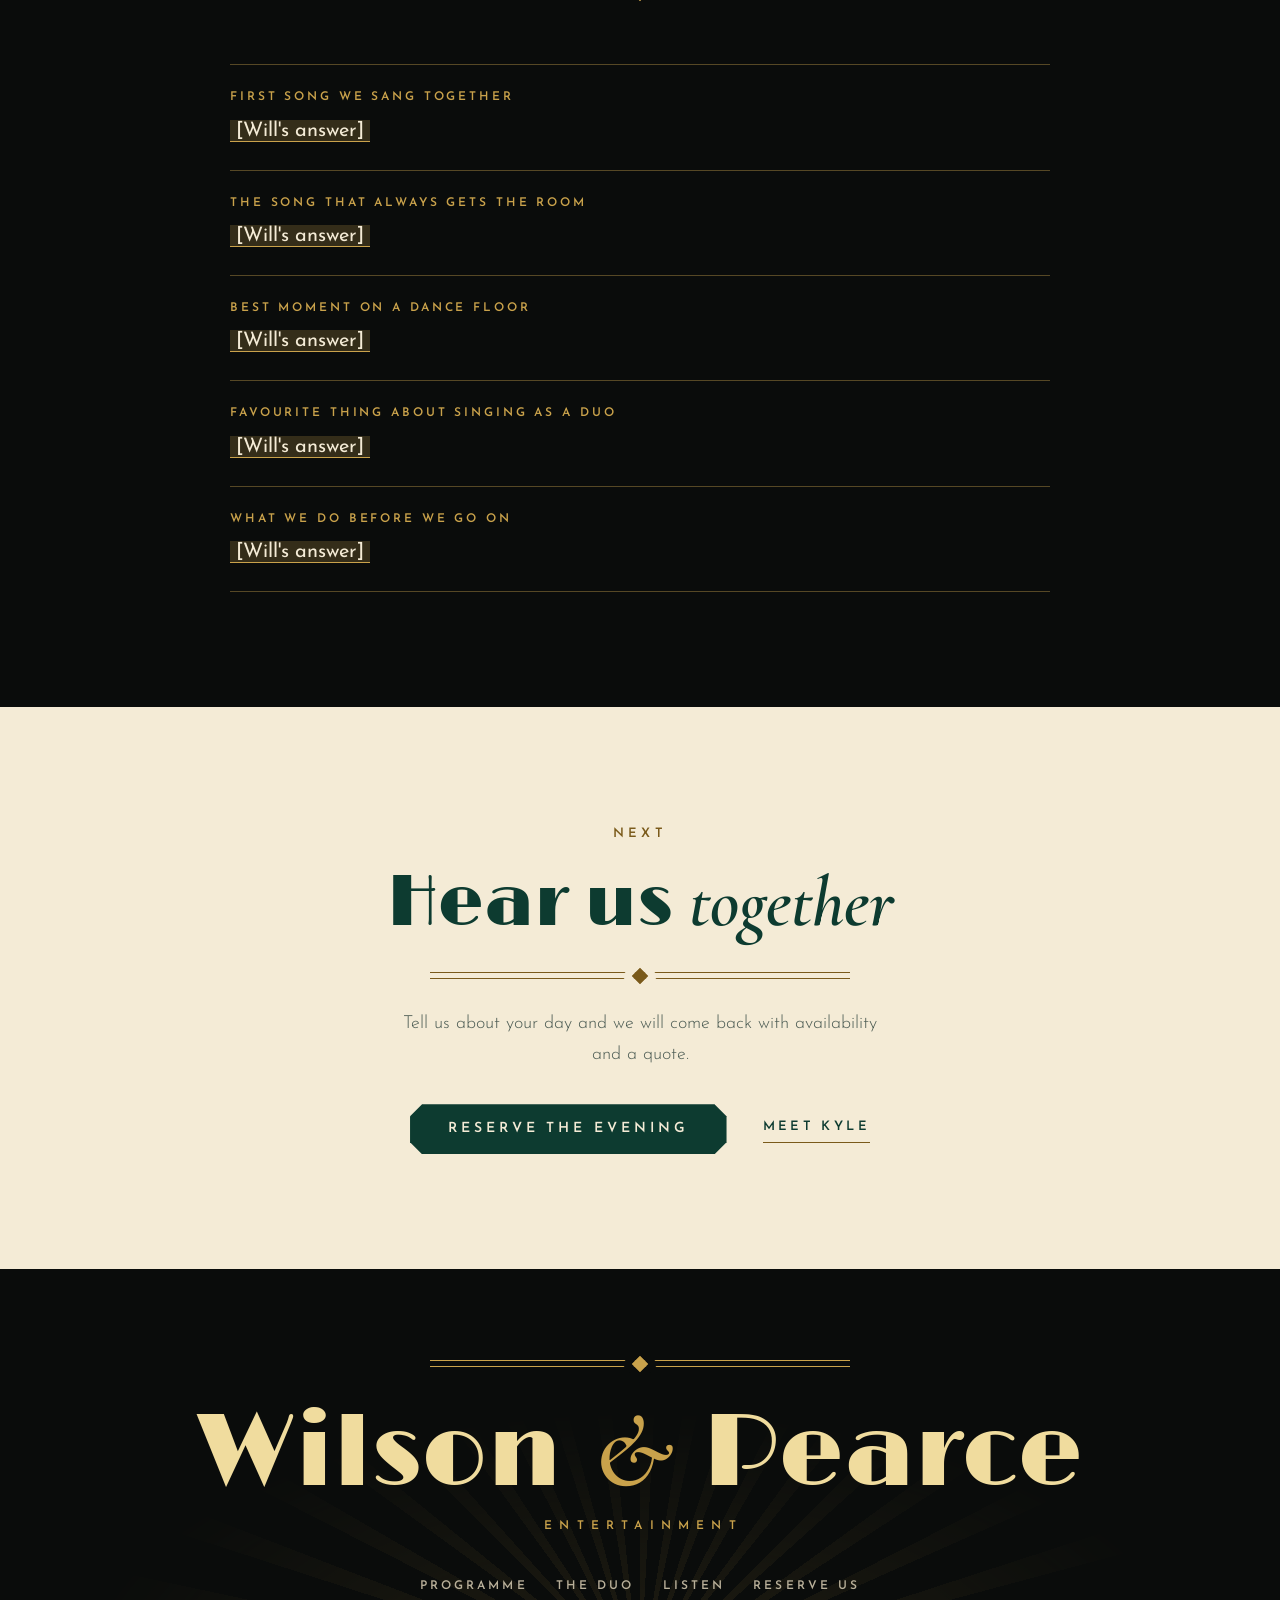
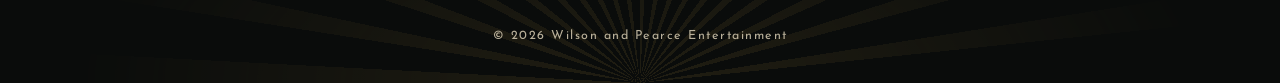
<file: will.html>
<!doctype html>
<html lang="en-GB">
<head>
<meta charset="utf-8">
<meta name="viewport" content="width=device-width, initial-scale=1">
<meta name="description" content="Wilson and Pearce Entertainment: a live vocal duo for weddings, parties and events. Swing, soul, Motown and pop in close harmony.">
<title>Will Pearce | Wilson and Pearce Entertainment</title>
<link rel="canonical" href="https://wilsonandpearce.co.uk/will.html">
<meta property="og:url" content="https://wilsonandpearce.co.uk/will.html">
<meta property="og:site_name" content="Wilson and Pearce Entertainment">
<link rel="stylesheet" href="https://fonts.googleapis.com/css2?family=Limelight&family=Josefin+Sans:wght@300;400;600&family=Cormorant+Garamond:ital,wght@1,500;1,600&display=swap">
<link rel="stylesheet" href="style.css">
</head>
<body>
<p class="draft-note">Design preview. Text highlighted <span class="ph">like this</span> is placeholder copy to replace.</p>

<header class="site-header">
  <div class="wrap bar">
    <a class="brand" href="./" aria-label="Wilson and Pearce Entertainment, back to top">
      <span class="brand-name">Wilson <em>&amp;</em> Pearce</span>
      <span class="brand-sub">Entertainment</span>
    </a>
    <nav aria-label="Main">
      <button class="menu-btn" type="button" aria-expanded="false" aria-controls="menu">Menu</button>
      <ul id="menu">
        <li><a href="./#programme">Programme</a></li>
        <li><a href="./#us">The duo</a></li>
        <li><a href="./#listen">Listen</a></li>
        <li><a class="nav-cta" href="./#hello">Reserve us</a></li>
      </ul>
    </nav>
  </div>
</header>

<main>
  <section class="bio-hero">
    <div class="burst" aria-hidden="true"></div>
    <div class="wrap bio-hero-grid">
      <div class="bio-photo"><div class="arch soon" role="img" aria-label="Placeholder for a photo of Will Pearce"><b aria-hidden="true">W</b><small>Will's photo here</small></div></div>
      <div class="bio-intro">
        <a class="crumb caps" href="./#us">&larr; The duo</a>
        <p class="kicker">Vocals</p>
        <h1 aria-label="Will Pearce"><span>Will</span><span>Pearce</span></h1>
        <p class="tagline"><span class="ph">[One line about Will, such as years singing and his best-known credits.]</span></p>
        <div class="actions left">
          <a class="btn" href="./#hello">Reserve the evening</a>
          <a class="link" href="kyle.html">Meet Kyle &rarr;</a>
        </div>
      </div>
    </div>
  </section>

  <section class="section glance" style="padding-top:0">
    <div class="wrap">
      <div class="card"><div class="card-in">
        <p class="kicker center" style="margin-bottom:28px;position:relative">At a glance</p>
        <dl class="facts"><div><dt>Role</dt><dd>Vocals</dd></div><div><dt>Singing live for</dt><dd><span class="ph">[Number of years]</span></dd></div><div><dt>Genres</dt><dd><span class="ph">[Will's genres]</span></dd></div><div><dt>Credits</dt><dd><span class="ph">[Venues and events]</span></dd></div><div><dt>Based in</dt><dd><span class="ph">[Town or area]</span></dd></div><div><dt>Travels to</dt><dd><span class="ph">[Area covered]</span></dd></div></dl>
      </div></div>
    </div>
  </section>

  <section class="section paper story">
    <div class="wrap">
      <div class="head">
        <p class="kicker">The story</p>
        <h2>Will, <em>in full</em></h2>
        <div class="rule" style="margin-top:28px" aria-hidden="true"><i></i></div>
      </div>
      <div class="story-in">
        <p><span class="ph">[How Will started singing and what pulled him towards swing and soul.]</span></p><p><span class="ph">[A favourite night on stage, and what he loves about singing at weddings and parties.]</span></p><p><span class="ph">[What Will brings to the duo, and why he and Kyle work so well together.]</span></p>
        <blockquote class="pullquote" style="margin-inline:0"><span class="ph">[A short line in Will's own words about why he sings.]</span></blockquote>
      </div>
    </div>
  </section>

  <section class="section listen">
    <div class="wrap two-col">
      <div>
        <p class="kicker">On the bill</p>
        <h2>Credits</h2>
        <ul class="credits"><li><span class="ph">[Venue or event]</span></li><li><span class="ph">[Venue or event]</span></li><li><span class="ph">[Venue or event]</span></li><li><span class="ph">[Venue or event]</span></li><li><span class="ph">[Venue or event]</span></li></ul>
      </div>
      <div>
        <p class="kicker">On the playlist</p>
        <h2>Songs I <em>love</em></h2>
        <ul class="songs" style="margin-top:0"><li><span class="ph">[Song title &middot; Artist]</span></li><li><span class="ph">[Song title &middot; Artist]</span></li><li><span class="ph">[Song title &middot; Artist]</span></li><li><span class="ph">[Song title &middot; Artist]</span></li><li><span class="ph">[Song title &middot; Artist]</span></li></ul>
      </div>
    </div>
  </section>

  <section class="section">
    <div class="wrap">
      <div class="head">
        <p class="kicker">Backstage</p>
        <h2>Getting to know <em>Will</em></h2>
        <div class="rule" style="margin-top:28px" aria-hidden="true"><i></i></div>
      </div>
      <dl class="qa-list"><div><dt>First song we sang together</dt><dd><span class="ph">[Will's answer]</span></dd></div><div><dt>The song that always gets the room</dt><dd><span class="ph">[Will's answer]</span></dd></div><div><dt>Best moment on a dance floor</dt><dd><span class="ph">[Will's answer]</span></dd></div><div><dt>Favourite thing about singing as a duo</dt><dd><span class="ph">[Will's answer]</span></dd></div><div><dt>What we do before we go on</dt><dd><span class="ph">[Will's answer]</span></dd></div></dl>
    </div>
  </section>

  <section class="section paper next">
    <div class="wrap">
      <div class="head center">
        <p class="kicker">Next</p>
        <h2>Hear us <em>together</em></h2>
        <div class="rule" style="margin-top:28px" aria-hidden="true"><i></i></div>
        <p class="sub">Tell us about your day and we will come back with availability and a quote.</p>
        <div class="actions">
          <a class="btn" href="./#hello">Reserve the evening</a>
          <a class="link" href="kyle.html">Meet Kyle</a>
        </div>
      </div>
    </div>
  </section>
</main>

<footer>
  <div class="wrap">
    <div class="rule" aria-hidden="true"><i></i></div>
    <p class="big-name">Wilson <em>&amp;</em> Pearce</p>
    <p class="foot-sub">Entertainment</p>
    <nav class="footer-links" aria-label="Footer">
      <a href="./#programme">Programme</a><a href="./#us">The duo</a><a href="./#listen">Listen</a><a href="./#hello">Reserve us</a>
    </nav>
    <p class="legal">&copy; 2026 Wilson and Pearce Entertainment</p>
  </div>
</footer>

<script>
  (function () {
    var btn = document.querySelector('.menu-btn');
    var menu = document.getElementById('menu');
    btn.addEventListener('click', function () {
      var open = menu.classList.toggle('open');
      btn.setAttribute('aria-expanded', open ? 'true' : 'false');
    });
    menu.addEventListener('click', function (e) {
      if (e.target.closest('a')) { menu.classList.remove('open'); btn.setAttribute('aria-expanded', 'false'); }
    });
    })();</script>
</body>
</html>
</file>
<file: style.css>
/* Layout concept: a 1920s supper club after dark. Symmetric Art Deco composition on black and emerald: a gold sunburst behind two arched, triple-framed portraits, a theatre marquee of blinking bulbs, and the evening printed on a chamfered programme card. Ivory paper sections break up the dark. */
  :root{
    --noir:#0A0C0B;
    --emerald:#0D3B30;
    --emerald-deep:#082A22;
    --gold:#C9A24B;
    --gold-light:#F0DC9E;
    --gold-dark:#8E6B24;
    --gold-ink:#7A5A1A;
    --ivory:#F4EBD6;
    --ink:#14231E;
    --text:#EFE6D0;
    --soft:#B9B09A;
    --bg:var(--noir);
    --ph-bg:rgba(201,162,75,0.22);
    --font-display:'Limelight','Poiret One','Didot',Georgia,serif;
    --font-flair:'Cormorant Garamond','Garamond',Georgia,serif;
    --font-body:'Josefin Sans','Century Gothic','Avenir Next',sans-serif;
    --gutter:clamp(16px,4vw,40px);
    color-scheme:dark;
  }
  *,*::before,*::after{ box-sizing:border-box; }
  html{ scroll-behavior:smooth; }
  body{ background:var(--noir); color:var(--text); font-family:var(--font-body); font-weight:400; font-size:18px; line-height:1.7; -webkit-font-smoothing:antialiased; }
  body::after{
    content:""; position:fixed; inset:0; z-index:90; pointer-events:none; opacity:0.1; mix-blend-mode:overlay;
    background-image:url("data:image/svg+xml;utf8,<svg xmlns='http://www.w3.org/2000/svg' width='160' height='160'><filter id='n'><feTurbulence type='fractalNoise' baseFrequency='.9' numOctaves='2' stitchTiles='stitch'/><feColorMatrix values='0 0 0 0 1  0 0 0 0 1  0 0 0 0 1  0 0 0 .8 0'/></filter><rect width='100%' height='100%' filter='url(%23n)'/></svg>");
  }
  h1,h2,h3{ font-family:var(--font-display); font-weight:400; line-height:1.05; margin:0; text-wrap:balance; }
  h2{ font-size:clamp(36px,5.6vw,76px); color:var(--gold-light); }
  em,.flair{ font-family:var(--font-flair); font-style:italic; font-weight:600; letter-spacing:0; }
  p{ margin:0; text-wrap:pretty; }
  ul,ol,dl,dd{ list-style:none; margin:0; padding:0; }
  a{ color:inherit; text-decoration:none; }
  :focus-visible{ outline:2px solid var(--gold-light); outline-offset:4px; }
  .wrap{ max-width:1160px; margin-inline:auto; padding-inline:var(--gutter); }
  .caps{ font-family:var(--font-body); font-weight:600; font-size:12.5px; letter-spacing:0.28em; text-transform:uppercase; }
  .kicker{ font-family:var(--font-body); font-weight:600; font-size:13px; letter-spacing:0.34em; text-transform:uppercase; color:var(--gold); margin-bottom:20px; }
  .ph{ background:var(--ph-bg); box-shadow:inset 0 -1px 0 var(--gold); padding:0.05em 0.3em; -webkit-box-decoration-break:clone; box-decoration-break:clone; }
  .center{ text-align:center; }

  /* Deco rule: double line with a diamond */
  .rule{ position:relative; height:14px; max-width:420px; margin:0 auto; }
  .rule::before{ content:""; position:absolute; left:0; right:0; top:3px; border-top:1px solid var(--gold); box-shadow:0 6px 0 var(--gold); }
  .rule i{ position:absolute; left:50%; top:50%; width:12px; height:12px; transform:translate(-50%,-50%) rotate(45deg); background:var(--gold); outline:7px solid var(--bg); }

  .draft-note{ background:var(--gold); color:var(--noir); font-weight:600; font-size:12.5px; letter-spacing:0.08em; text-align:center; padding:8px var(--gutter); line-height:1.5; }
  .draft-note .ph{ background:rgba(10,12,11,0.14); box-shadow:inset 0 -1px 0 var(--noir); }

  /* Header */
  .site-header{ position:sticky; top:env(safe-area-inset-top,0px); z-index:50; background:var(--noir); border-bottom:1px solid var(--gold); box-shadow:0 4px 0 -3px var(--noir),0 5px 0 -3px var(--gold); }
  .bar{ display:flex; align-items:center; justify-content:space-between; gap:16px; padding-block:14px; }
  .brand{ display:flex; flex-direction:column; gap:5px; min-width:0; }
  .brand-name{ font-family:var(--font-display); font-size:25px; line-height:1; color:var(--gold-light); white-space:nowrap; }
  .brand-name em{ color:var(--gold); padding-inline:0.1em; font-size:1.05em; }
  .brand-sub{ font-weight:600; font-size:9.5px; letter-spacing:0.5em; text-transform:uppercase; color:var(--gold); line-height:1; }
  nav ul{ display:flex; align-items:center; gap:32px; }
  nav a{ font-weight:600; font-size:12.5px; letter-spacing:0.26em; text-transform:uppercase; color:var(--text); padding-block:6px; border-bottom:1px solid transparent; transition:color .2s ease, border-color .2s ease; }
  nav a:hover{ color:var(--gold-light); border-bottom-color:var(--gold); }
  nav a.nav-cta{ color:var(--noir); background:var(--gold); padding:11px 20px; border:0; transition:background-color .2s ease; clip-path:polygon(8px 0,calc(100% - 8px) 0,100% 8px,100% calc(100% - 8px),calc(100% - 8px) 100%,8px 100%,0 calc(100% - 8px),0 8px); }
  nav a.nav-cta:hover{ background:var(--gold-light); color:var(--noir); }
  .menu-btn{ display:none; font:600 12.5px/1 var(--font-body); letter-spacing:0.24em; text-transform:uppercase; color:var(--gold-light); background:transparent; border:1px solid var(--gold); padding:12px 18px; cursor:pointer; }

  .btn{ display:inline-flex; align-items:center; justify-content:center; background:var(--gold); color:var(--noir); border:0; padding:18px 38px;
    font:600 14px/1 var(--font-body); letter-spacing:0.28em; text-transform:uppercase; cursor:pointer; transition:background-color .2s ease;
    clip-path:polygon(12px 0,calc(100% - 12px) 0,100% 12px,100% calc(100% - 12px),calc(100% - 12px) 100%,12px 100%,0 calc(100% - 12px),0 12px); }
  .btn:hover{ background:var(--gold-light); }
  .link{ font-weight:600; font-size:13px; letter-spacing:0.26em; text-transform:uppercase; color:var(--gold-light); border-bottom:1px solid var(--gold); padding-bottom:4px; }
  .link:hover{ color:var(--ivory); }
  .actions{ display:flex; flex-wrap:wrap; justify-content:center; align-items:center; gap:22px 36px; }

  /* Hero */
  .hero{ position:relative; isolation:isolate; text-align:center; padding-block:clamp(40px,6vw,80px) clamp(56px,8vw,104px); overflow-x:clip; }
  .burst{ position:absolute; z-index:-1; inset:0; opacity:0.55; animation:glow 7s ease-in-out infinite;
    background:repeating-conic-gradient(from -90deg at 50% 66%,rgba(201,162,75,0.34) 0 3deg,transparent 3deg 9deg);
    -webkit-mask-image:radial-gradient(ellipse 62% 70% at 50% 66%,#000 5%,transparent 72%); mask-image:radial-gradient(ellipse 62% 70% at 50% 66%,#000 5%,transparent 72%); }
  @keyframes glow{ 0%,100%{ opacity:0.42; } 50%{ opacity:0.7; } }
  .eyebrow{ display:flex; align-items:center; justify-content:center; gap:18px; color:var(--gold); margin-bottom:22px; }
  .eyebrow::before,.eyebrow::after{ content:""; width:clamp(32px,8vw,90px); border-top:1px solid var(--gold); }
  .hero h1{ font-size:clamp(60px,11vw,152px); line-height:0.98; color:var(--gold-light); }
  .hero h1 span{ display:block; }
  .hero h1 em{ color:var(--gold); font-size:0.9em; padding-right:0.08em; }
  @supports ((-webkit-background-clip:text) or (background-clip:text)){
    .hero h1{ background:linear-gradient(180deg,var(--gold-light) 18%,var(--gold) 62%,var(--gold-dark) 100%); -webkit-background-clip:text; background-clip:text; -webkit-text-fill-color:transparent; color:transparent; }
    .hero h1 em{ -webkit-text-fill-color:transparent; }
  }
  .h1-sub{ margin-top:18px; font-family:var(--font-body); font-weight:600; font-size:clamp(12px,1.6vw,18px); letter-spacing:0.7em; text-transform:uppercase; color:var(--gold); padding-left:0.7em; -webkit-text-fill-color:var(--gold); }
  .tagline{ margin-top:22px; font-family:var(--font-flair); font-style:italic; font-weight:600; font-size:clamp(26px,3.6vw,46px); line-height:1.1; color:var(--ivory); }

  .portraits{ display:flex; justify-content:center; align-items:flex-start; gap:clamp(34px,7vw,104px); margin-block:clamp(36px,5vw,64px) clamp(36px,5vw,56px); padding-top:16px; }
  .portrait{ margin:0; width:clamp(150px,25vw,290px); }
  .arch{ position:relative; width:100%; aspect-ratio:3/4; border-radius:999px 999px 0 0; overflow:hidden; background:var(--emerald);
    box-shadow:0 0 0 6px var(--noir),0 0 0 8px var(--gold),0 0 0 14px var(--noir),0 0 0 15px var(--gold); }
  .arch img{ display:block; width:100%; height:100%; object-fit:cover; object-position:50% 30%; filter:grayscale(1) contrast(1.06); }
  .arch.photo::after{ content:""; position:absolute; inset:0; background:linear-gradient(180deg,rgba(10,12,11,0) 60%,rgba(10,12,11,0.35)); pointer-events:none; }
  .soon{ display:flex; flex-direction:column; align-items:center; justify-content:center; gap:8px; text-align:center; color:var(--gold-light);
    background:repeating-conic-gradient(from 0deg at 50% 100%,rgba(201,162,75,0.2) 0 5deg,transparent 5deg 12deg),var(--emerald); }
  .soon b{ font-family:var(--font-display); font-weight:400; font-size:clamp(64px,11vw,120px); line-height:1; color:var(--gold); }
  .soon small{ font-weight:600; font-size:10.5px; letter-spacing:0.22em; text-transform:uppercase; padding-inline:10px; }
  .portrait figcaption{ margin-top:30px; font-weight:600; font-size:13px; letter-spacing:0.3em; text-transform:uppercase; color:var(--gold-light); }
  .lede{ max-width:50ch; margin:0 auto 34px; color:var(--text); font-size:19px; font-weight:300; }
  .lede b{ font-weight:600; color:var(--gold-light); }

  /* Marquee */
  .marquee{ background:var(--emerald); border-block:1px solid var(--gold); padding-block:4px; }
  .bulbs{ position:relative; height:16px; overflow:hidden; }
  .bulbs::before,.bulbs::after{ content:""; position:absolute; inset:0;
    background:radial-gradient(circle,var(--gold-light) 3px,rgba(240,220,158,0) 5px) 0 50%/26px 16px repeat-x; animation:blink 1.8s steps(1) infinite; }
  .bulbs::after{ background-position:13px 50%; animation-delay:0.9s; }
  @keyframes blink{ 0%,100%{ opacity:1; } 50%{ opacity:0.2; } }
  .ticker{ overflow:hidden; }
  .ticker-track{ display:flex; width:max-content; animation:slide 34s linear infinite; }
  .ticker ul{ display:flex; align-items:center; gap:32px; padding:10px 16px; flex-shrink:0; }
  .ticker li{ font-family:var(--font-display); font-size:clamp(22px,3vw,34px); line-height:1; color:var(--gold-light); white-space:nowrap; }
  .ticker li.dot{ width:10px; height:10px; background:var(--gold); transform:rotate(45deg); }
  @keyframes slide{ to{ transform:translateX(-50%); } }

  .section{ padding-block:clamp(64px,9vw,128px); }
  section[id]{ scroll-margin-top:72px; }
  .head{ text-align:center; margin-bottom:clamp(36px,5vw,64px); }
  .head h2{ margin-bottom:26px; }
  .head .sub{ max-width:44ch; margin:26px auto 0; color:var(--soft); font-weight:300; }

  /* Programme card */
  .card{ --c:24px; max-width:960px; margin-inline:auto; padding:2px; background:linear-gradient(135deg,var(--gold-light),var(--gold) 45%,var(--gold-dark));
    clip-path:polygon(var(--c) 0,calc(100% - var(--c)) 0,100% var(--c),100% calc(100% - var(--c)),calc(100% - var(--c)) 100%,var(--c) 100%,0 calc(100% - var(--c)),0 var(--c)); }
  .card-in{ --c:23px; position:relative; background:var(--noir); padding:clamp(28px,5vw,64px);
    clip-path:polygon(var(--c) 0,calc(100% - var(--c)) 0,100% var(--c),100% calc(100% - var(--c)),calc(100% - var(--c)) 100%,var(--c) 100%,0 calc(100% - var(--c)),0 var(--c)); }
  .card-in::before{ content:""; position:absolute; inset:14px; border:1px solid rgba(201,162,75,0.45); pointer-events:none; }
  .prog{ position:relative; }
  .prog li{ display:grid; grid-template-columns:130px minmax(0,1fr); gap:4px 28px; align-items:baseline; padding-block:26px; border-top:1px solid rgba(201,162,75,0.4); }
  .prog li:first-child{ border-top:0; padding-top:6px; }
  .prog time{ font-family:var(--font-display); font-size:clamp(24px,3vw,32px); color:var(--gold); line-height:1.1; }
  .prog h3{ font-size:clamp(28px,3.6vw,42px); color:var(--ivory); margin-bottom:6px; }
  .prog p{ color:var(--soft); font-weight:300; max-width:46ch; }
  .prog .tags{ display:block; margin-top:10px; font-weight:600; font-size:11.5px; letter-spacing:0.26em; text-transform:uppercase; color:var(--gold); }
  .note-row{ position:relative; margin-top:10px; text-align:center; font-size:15px; color:var(--soft); }

  /* Paper sections */
  .paper{ --bg:var(--ivory); --ph-bg:rgba(201,162,75,0.3); background:var(--ivory); color:var(--ink); color-scheme:light; }
  .paper h2{ color:var(--emerald); }
  .paper .kicker{ color:var(--gold-ink); }
  .paper .head .sub{ color:#4A5A52; }
  .paper .ph{ box-shadow:inset 0 -1px 0 var(--gold-ink); }
  .paper .rule::before{ border-color:var(--gold-ink); box-shadow:0 6px 0 var(--gold-ink); }
  .paper .rule i{ background:var(--gold-ink); }
  .us-grid{ display:grid; grid-template-columns:repeat(2,minmax(0,1fr)); gap:clamp(48px,7vw,96px); max-width:1000px; margin-inline:auto; }
  .who{ min-width:0; display:flex; flex-direction:column; align-items:center; text-align:center; gap:12px; }
  .who .arch{ width:min(100%,300px); margin:16px 0 26px;
    box-shadow:0 0 0 6px var(--ivory),0 0 0 8px var(--gold-ink),0 0 0 14px var(--ivory),0 0 0 15px var(--gold-ink); }
  .who h3{ font-size:clamp(52px,7vw,92px); color:var(--emerald); }
  .role{ font-weight:600; font-size:12.5px; letter-spacing:0.28em; text-transform:uppercase; color:var(--gold-ink); }
  .who .bio{ max-width:38ch; margin-top:6px; }
  .qa{ width:100%; margin-top:10px; text-align:left; }
  .qa div{ padding-block:14px; border-top:1px solid rgba(122,90,26,0.5); }
  .qa dt{ font-weight:600; font-size:11.5px; letter-spacing:0.22em; text-transform:uppercase; color:var(--gold-ink); margin-bottom:3px; }
  .qa dd{ color:#3A4A43; }

  /* Listen */
  .listen{ --bg:var(--emerald); background:var(--emerald); border-block:1px solid var(--gold); }
  .listen-grid{ display:grid; grid-template-columns:minmax(0,1.1fr) minmax(0,0.9fr); gap:clamp(36px,6vw,80px); align-items:center; }
  .frame{ --c:22px; padding:2px; background:linear-gradient(135deg,var(--gold-light),var(--gold) 45%,var(--gold-dark));
    clip-path:polygon(var(--c) 0,calc(100% - var(--c)) 0,100% var(--c),100% calc(100% - var(--c)),calc(100% - var(--c)) 100%,var(--c) 100%,0 calc(100% - var(--c)),0 var(--c)); }
  .video{ --c:21px; position:relative; aspect-ratio:16/10; max-width:100%; display:flex; align-items:center; justify-content:center;
    background:repeating-conic-gradient(from 0deg at 50% 100%,rgba(201,162,75,0.14) 0 4deg,transparent 4deg 10deg),var(--noir);
    clip-path:polygon(var(--c) 0,calc(100% - var(--c)) 0,100% var(--c),100% calc(100% - var(--c)),calc(100% - var(--c)) 100%,var(--c) 100%,0 calc(100% - var(--c)),0 var(--c)); }
  .play{ width:94px; height:94px; border-radius:50%; background:var(--gold); display:flex; align-items:center; justify-content:center; box-shadow:0 0 0 6px var(--noir),0 0 0 7px var(--gold); }
  .play svg{ width:28px; height:28px; margin-left:6px; }
  .play path{ fill:var(--noir); }
  .video p{ position:absolute; inset:auto 0 16px; text-align:center; padding-inline:16px; color:var(--gold-light); font-weight:600; font-size:11.5px; letter-spacing:0.26em; text-transform:uppercase; }
  .listen-copy{ min-width:0; }
  .listen-copy h2{ margin-bottom:16px; }
  .listen-copy > p{ color:var(--soft); font-weight:300; max-width:34ch; }
  .songs{ margin-top:26px; }
  .songs li{ padding-block:14px; border-top:1px solid rgba(201,162,75,0.5); font-family:var(--font-flair); font-style:italic; font-weight:600; font-size:clamp(24px,2.6vw,32px); line-height:1.1; color:var(--ivory); }
  .songs li:last-child{ border-bottom:1px solid rgba(201,162,75,0.5); }

  /* Words */
  .words-in{ position:relative; max-width:900px; margin:0 auto; text-align:center; }
  .mark{ font-family:var(--font-display); font-size:clamp(100px,14vw,170px); line-height:0.7; color:var(--gold); height:0.55em; overflow:visible; }
  .words blockquote{ margin:22px 0 28px; font-family:var(--font-flair); font-style:italic; font-weight:600; font-size:clamp(30px,4.6vw,56px); line-height:1.12; color:var(--ivory); }
  .words figcaption{ font-weight:600; font-size:13px; letter-spacing:0.28em; text-transform:uppercase; color:var(--gold-light); }
  .words .rule{ margin-top:36px; }

  /* Hello */
  .hello-grid{ display:grid; grid-template-columns:minmax(0,0.8fr) minmax(0,1.2fr); gap:clamp(36px,6vw,88px); align-items:start; max-width:1000px; margin-inline:auto; }
  .contact{ display:grid; gap:18px; }
  .contact div{ display:flex; flex-direction:column; gap:2px; }
  .contact dt{ font-weight:600; font-size:11.5px; letter-spacing:0.24em; text-transform:uppercase; color:var(--gold-ink); }
  form{ display:grid; gap:24px; min-width:0; }
  .row2{ display:grid; grid-template-columns:repeat(2,minmax(0,1fr)); gap:24px; }
  .field{ display:flex; flex-direction:column; gap:4px; min-width:0; }
  label{ font-weight:600; font-size:11.5px; letter-spacing:0.22em; text-transform:uppercase; color:var(--gold-ink); }
  input,select,textarea{ width:100%; font:inherit; font-size:18px; font-weight:400; color:var(--ink); background:transparent; border:0; border-bottom:2px solid var(--emerald); border-radius:0; padding:10px 0; }
  select{ appearance:none; -webkit-appearance:none; cursor:pointer; padding-right:28px;
    background-image:linear-gradient(45deg,transparent 50%,var(--emerald) 50%),linear-gradient(135deg,var(--emerald) 50%,transparent 50%);
    background-position:calc(100% - 12px) 55%,calc(100% - 6px) 55%; background-size:6px 6px,6px 6px; background-repeat:no-repeat; }
  input:focus,select:focus,textarea:focus{ outline:none; background-color:rgba(201,162,75,0.16); border-bottom-color:var(--gold-ink); }
  textarea{ resize:vertical; min-height:110px; }
  .form-foot{ display:flex; flex-wrap:wrap; align-items:center; gap:18px 24px; }
  .paper .btn{ background:var(--emerald); color:var(--ivory); }
  .paper .btn:hover{ background:var(--ink); }
  #form-status{ font-size:15px; flex:1 1 220px; min-width:0; color:#3A4A43; }

  /* Footer */
  footer{ background:var(--noir); text-align:center; padding-block:clamp(48px,7vw,88px) 36px; overflow:hidden; position:relative; isolation:isolate; }
  footer::before{ content:""; position:absolute; z-index:-1; inset:0; opacity:0.4;
    background:repeating-conic-gradient(from -90deg at 50% 100%,rgba(201,162,75,0.3) 0 3deg,transparent 3deg 9deg);
    -webkit-mask-image:radial-gradient(ellipse 60% 90% at 50% 100%,#000,transparent 75%); mask-image:radial-gradient(ellipse 60% 90% at 50% 100%,#000,transparent 75%); }
  .big-name{ font-family:var(--font-display); font-size:clamp(40px,8vw,104px); line-height:1; color:var(--gold-light); margin-block:30px 10px; }
  .big-name em{ color:var(--gold); padding-inline:0.08em; }
  .foot-sub{ font-weight:600; font-size:12px; letter-spacing:0.6em; text-transform:uppercase; color:var(--gold); padding-left:0.6em; margin-bottom:34px; }
  .footer-links{ display:flex; flex-wrap:wrap; justify-content:center; gap:8px 28px; margin-bottom:22px; }
  .footer-links a{ font-weight:600; font-size:12px; letter-spacing:0.26em; text-transform:uppercase; color:var(--soft); }
  .footer-links a:hover{ color:var(--gold-light); }
  .legal{ font-size:12.5px; letter-spacing:0.12em; color:var(--soft); }

  @media (max-width:900px){
    .listen-grid,.hello-grid{ grid-template-columns:minmax(0,1fr); }
  }
  @media (max-width:760px){
    .menu-btn{ display:inline-block; }
    nav ul{ display:none; position:absolute; top:100%; left:0; right:0; flex-direction:column; align-items:flex-start; gap:20px; background:var(--noir); border-bottom:1px solid var(--gold); padding:22px var(--gutter) 28px; }
    nav ul.open{ display:flex; }
    nav a{ font-size:14px; }
    .us-grid{ grid-template-columns:minmax(0,1fr); }
    .prog li{ grid-template-columns:minmax(0,1fr); }
    .portraits{ gap:34px; }
    .portrait{ width:36vw; }
    .portrait figcaption{ font-size:11px; letter-spacing:0.2em; margin-top:26px; }
  }
  @media (max-width:560px){
    .row2{ grid-template-columns:minmax(0,1fr); }
    .brand-name{ font-size:21px; }
    .brand-sub{ letter-spacing:0.4em; }
    .eyebrow{ letter-spacing:0.2em; gap:12px; }
  }
  @media (prefers-reduced-motion:reduce){
    html{ scroll-behavior:auto; }
    .burst,.bulbs::before,.bulbs::after,.ticker-track{ animation:none; }
    *{ transition:none !important; }
  }

  html,body{ margin:0; }
  .paper .link{ color:var(--emerald); border-bottom-color:var(--gold-ink); }
  .paper .link:hover{ color:var(--ink); }
  .who h3 a{ color:inherit; }
  .arch-link{ display:block; width:min(100%,300px); }
  .arch-link .arch{ width:100%; margin:16px 0 26px; }
  .who .link{ margin-top:10px; align-self:center; }
  .portrait figcaption a{ border-bottom:1px solid transparent; transition:border-color .2s ease; }
  .portrait figcaption a:hover{ border-bottom-color:var(--gold); }

  /* Bio pages */
  .bio-hero{ position:relative; isolation:isolate; overflow-x:clip; padding-block:clamp(36px,5vw,72px) clamp(56px,7vw,96px); }
  .bio-hero .burst{ background:repeating-conic-gradient(from -90deg at 24% 58%,rgba(201,162,75,0.34) 0 3deg,transparent 3deg 9deg);
    -webkit-mask-image:radial-gradient(ellipse 52% 80% at 24% 58%,#000 5%,transparent 72%); mask-image:radial-gradient(ellipse 52% 80% at 24% 58%,#000 5%,transparent 72%); }
  .bio-hero-grid{ display:grid; grid-template-columns:minmax(0,0.8fr) minmax(0,1.2fr); gap:clamp(40px,6vw,88px); align-items:center; }
  .bio-photo{ display:flex; justify-content:center; padding:16px; min-width:0; }
  .bio-photo .arch{ width:min(100%,360px); }
  .bio-intro{ min-width:0; }
  .crumb{ display:inline-block; color:var(--gold); margin-bottom:22px; padding-bottom:3px; border-bottom:1px solid transparent; }
  .crumb:hover{ border-bottom-color:var(--gold); }
  .bio-intro h1{ font-size:clamp(60px,9.5vw,136px); line-height:0.98; color:var(--gold-light); }
  .bio-intro h1 span{ display:block; }
  @supports ((-webkit-background-clip:text) or (background-clip:text)){
    .bio-intro h1{ background:linear-gradient(180deg,var(--gold-light) 18%,var(--gold) 62%,var(--gold-dark) 100%); -webkit-background-clip:text; background-clip:text; -webkit-text-fill-color:transparent; color:transparent; }
  }
  .bio-intro .tagline{ margin-top:20px; max-width:30ch; }
  .actions.left{ justify-content:flex-start; margin-top:32px; }

  .facts{ position:relative; display:grid; grid-template-columns:repeat(2,minmax(0,1fr)); gap:28px 48px; }
  .facts dt{ font-weight:600; font-size:11.5px; letter-spacing:0.26em; text-transform:uppercase; color:var(--gold); margin-bottom:4px; }
  .facts dd{ color:var(--ivory); font-size:19px; line-height:1.45; }

  .story-in{ max-width:70ch; margin-inline:auto; }
  .story-in p{ font-size:20px; margin-bottom:1.15em; }
  .story-in.drop p:first-of-type::first-letter{ font-family:var(--font-display); float:left; font-size:4.6em; line-height:0.8; padding:0.06em 0.1em 0 0; color:var(--gold-ink); }
  .pullquote{ margin:46px 0; padding:30px 0; border-block:1px solid var(--gold-ink); text-align:center; font-family:var(--font-flair); font-style:italic; font-weight:600; font-size:clamp(28px,3.8vw,46px); line-height:1.15; color:var(--emerald); }

  .two-col{ display:grid; grid-template-columns:repeat(2,minmax(0,1fr)); gap:clamp(36px,6vw,80px); max-width:1000px; margin-inline:auto; }
  .two-col > div{ min-width:0; }
  .two-col h2{ font-size:clamp(34px,4.6vw,54px); margin-bottom:22px; }
  .credits{ border-bottom:1px solid rgba(201,162,75,0.5); }
  .credits li{ display:flex; align-items:baseline; gap:14px; padding-block:14px; border-top:1px solid rgba(201,162,75,0.5); font-size:19px; color:var(--ivory); }
  .credits li::before{ content:""; flex:none; width:9px; height:9px; background:var(--gold); transform:rotate(45deg); }

  .qa-list{ max-width:820px; margin-inline:auto; border-bottom:1px solid rgba(201,162,75,0.4); }
  .qa-list div{ padding-block:22px; border-top:1px solid rgba(201,162,75,0.4); }
  .qa-list dt{ font-weight:600; font-size:12px; letter-spacing:0.24em; text-transform:uppercase; color:var(--gold); margin-bottom:6px; }
  .qa-list dd{ color:var(--ivory); font-size:20px; }

  .next .head{ margin-bottom:0; }
  .next .actions{ margin-top:34px; }
  .bio-nav{ display:flex; flex-wrap:wrap; justify-content:center; gap:14px 36px; margin-top:26px; }

  @media (max-width:900px){
    .bio-hero-grid,.two-col{ grid-template-columns:minmax(0,1fr); }
    .bio-hero-grid{ text-align:center; }
    .bio-hero .burst{ background:repeating-conic-gradient(from -90deg at 50% 28%,rgba(201,162,75,0.34) 0 3deg,transparent 3deg 9deg);
      -webkit-mask-image:radial-gradient(ellipse 70% 50% at 50% 28%,#000 5%,transparent 72%); mask-image:radial-gradient(ellipse 70% 50% at 50% 28%,#000 5%,transparent 72%); }
    .bio-intro .tagline{ margin-inline:auto; }
    .actions.left{ justify-content:center; }
  }
  @media (max-width:560px){
    .facts{ grid-template-columns:minmax(0,1fr); }
    .bio-photo .arch{ width:min(72vw,280px); }
  }
</file>
